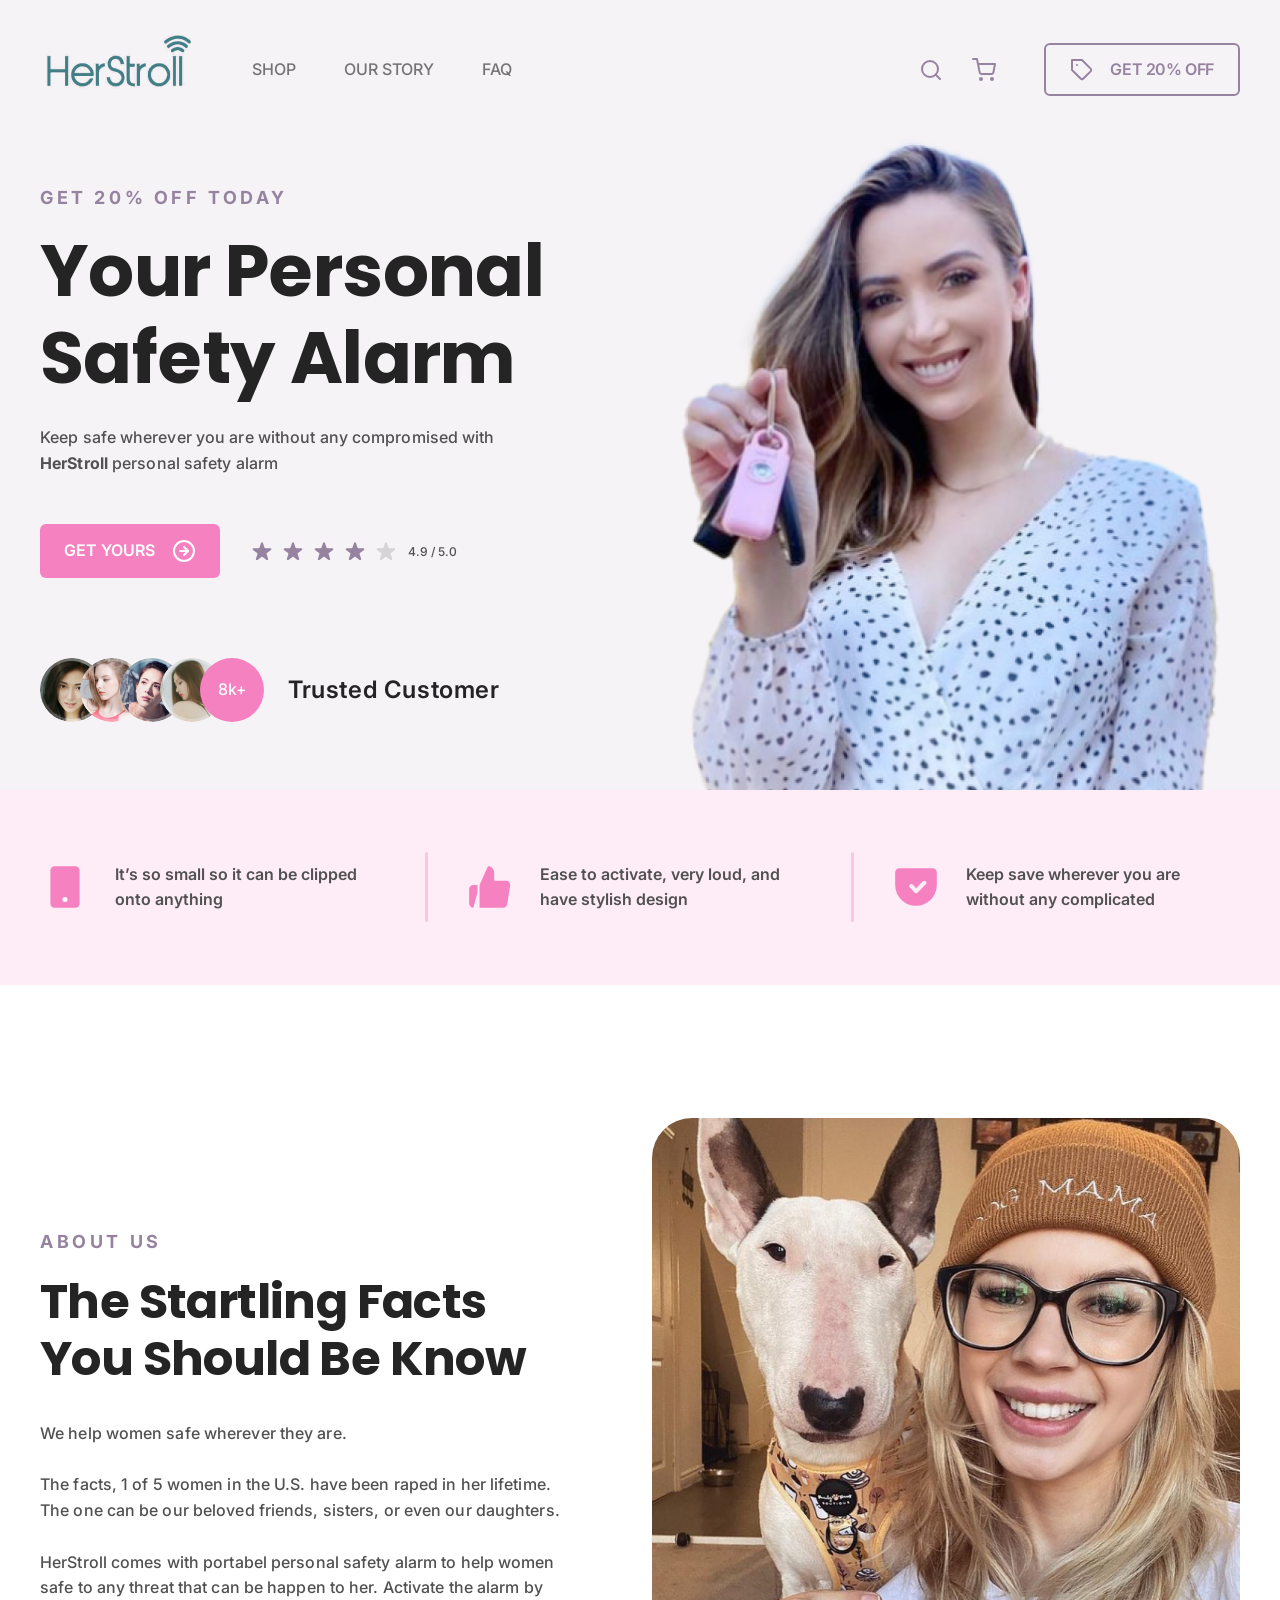
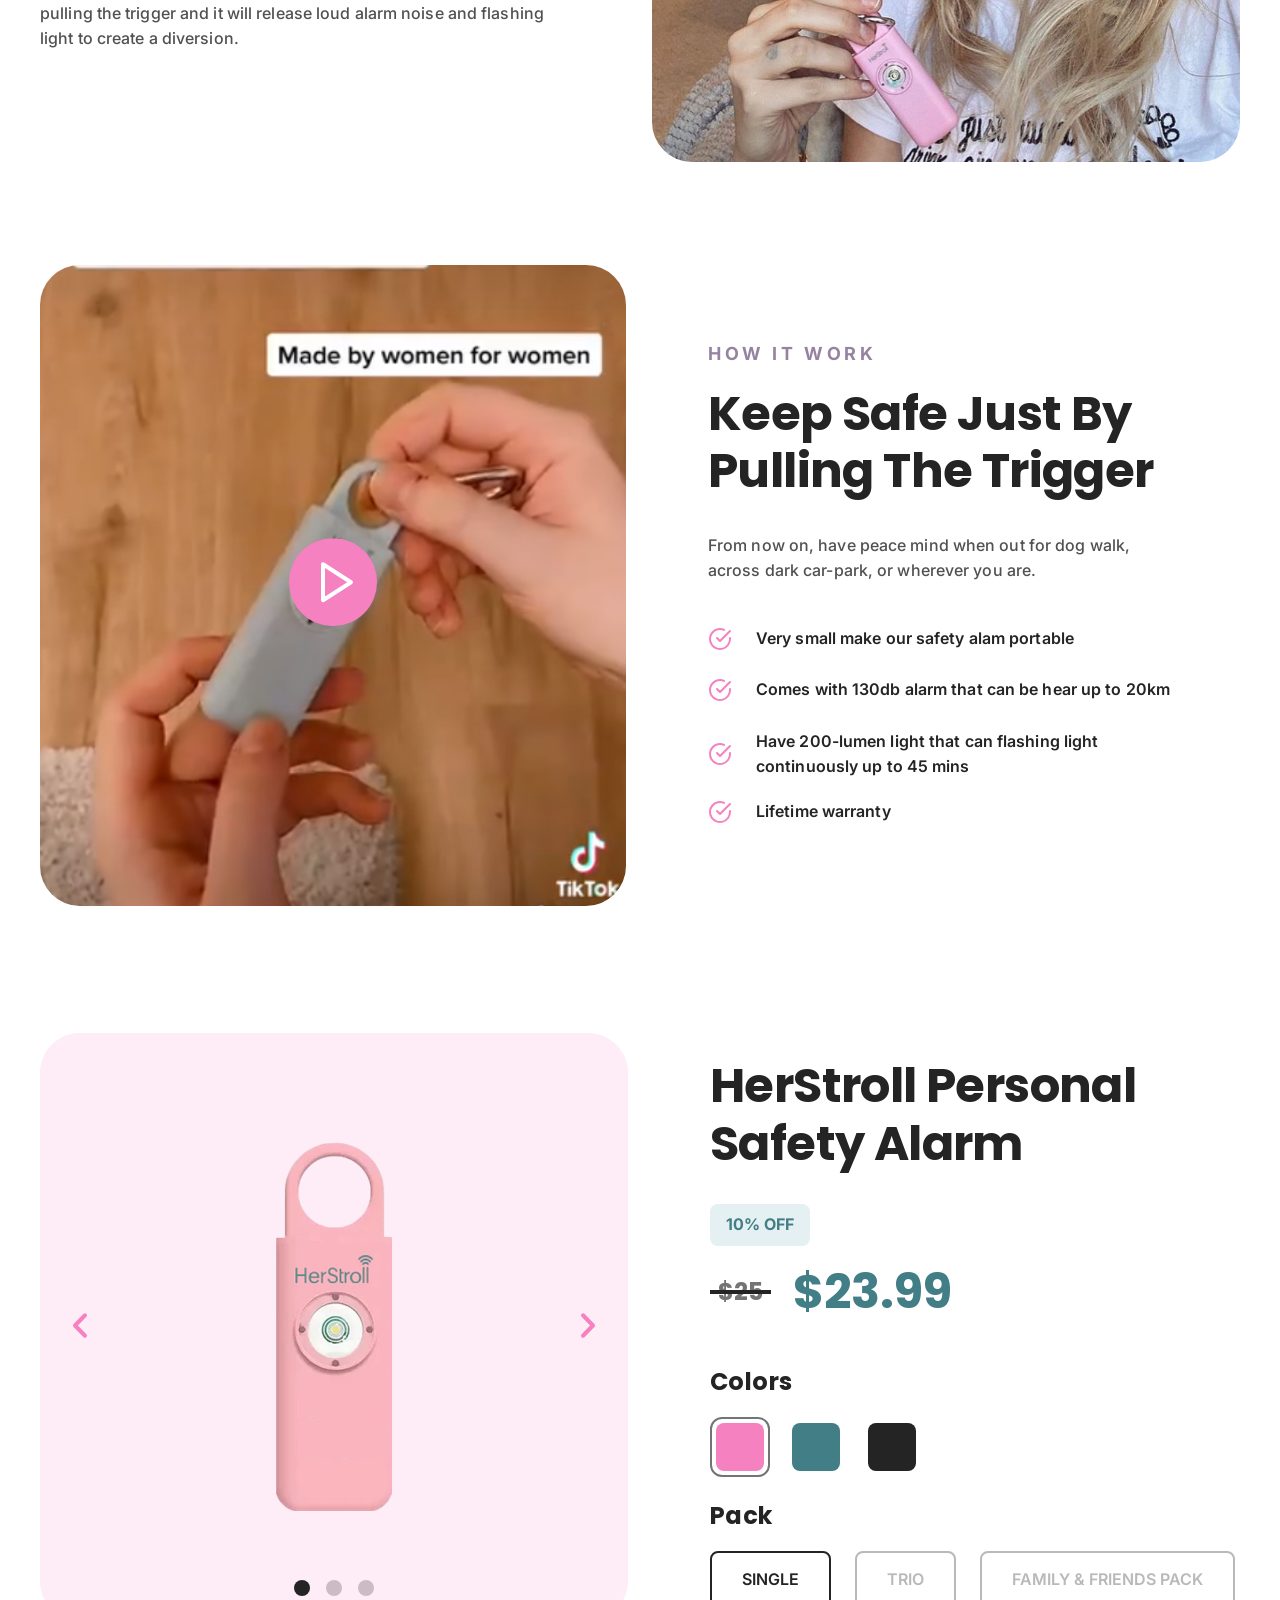
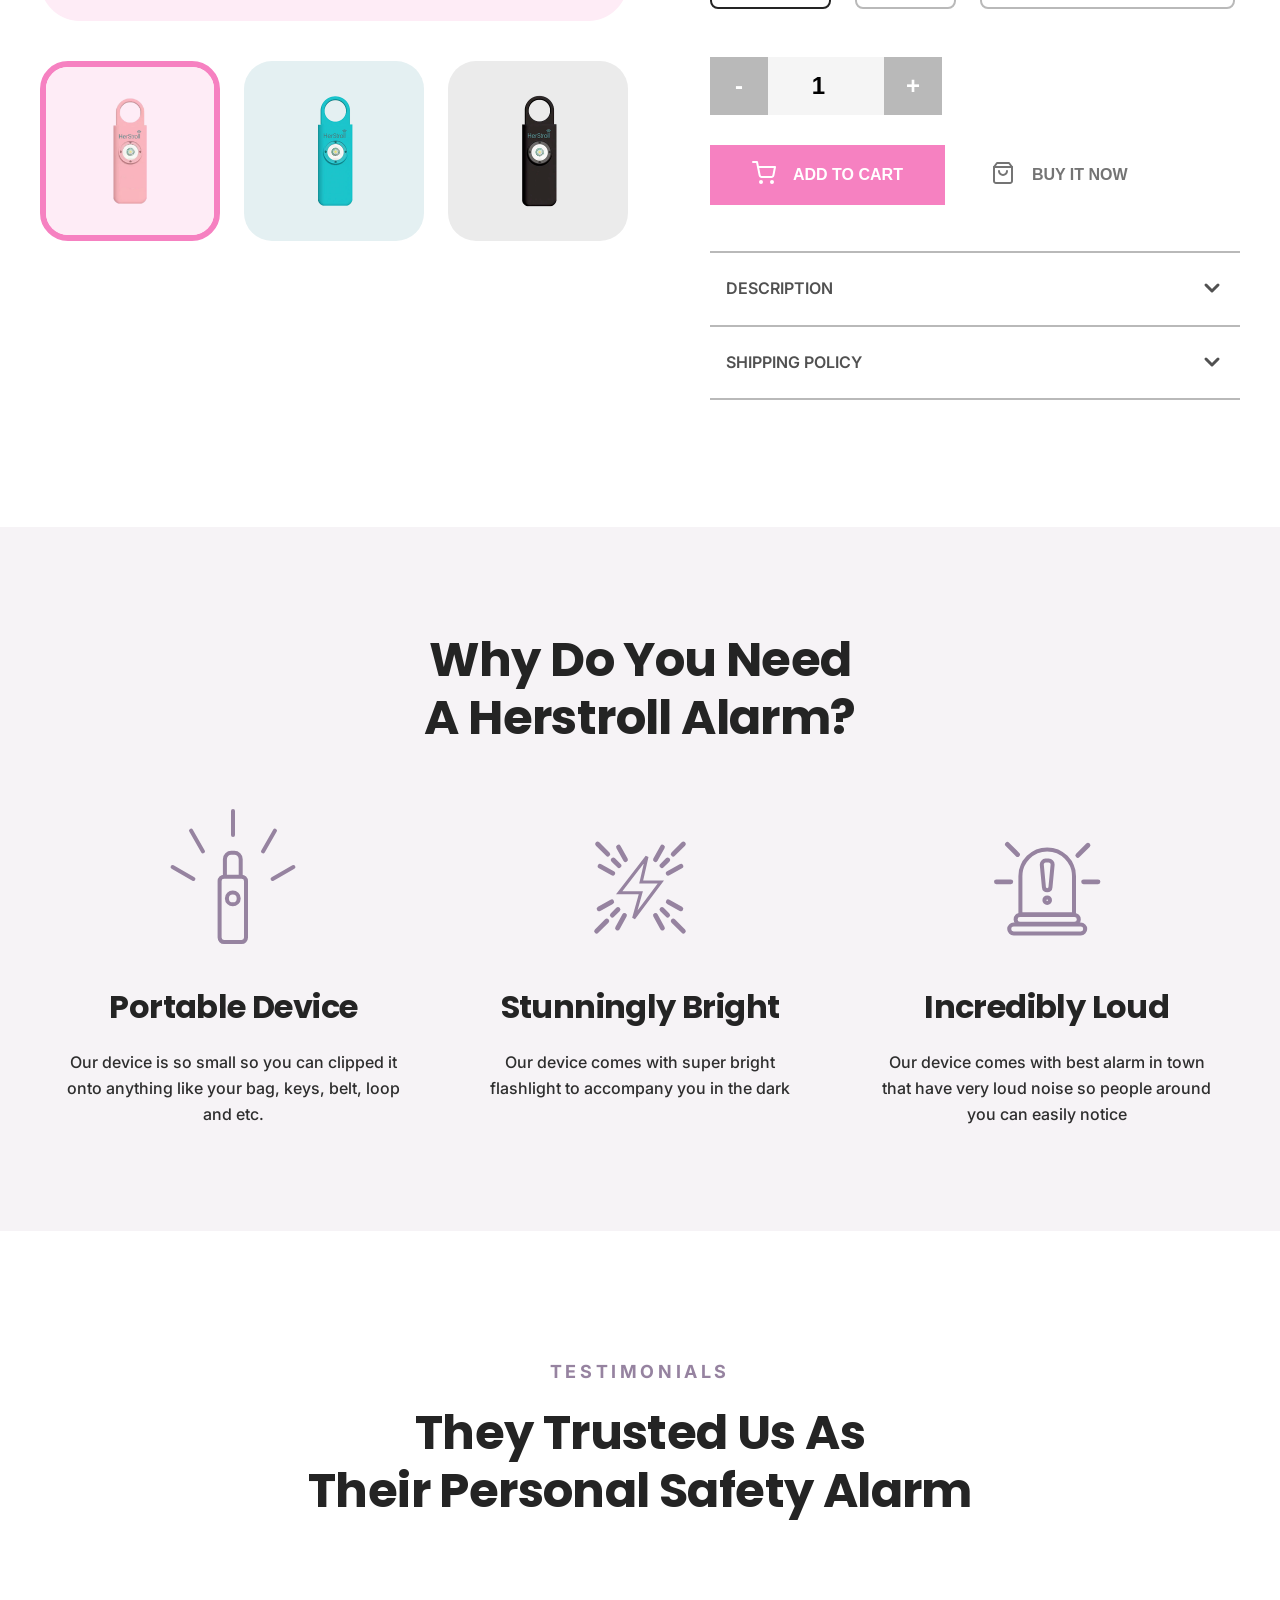
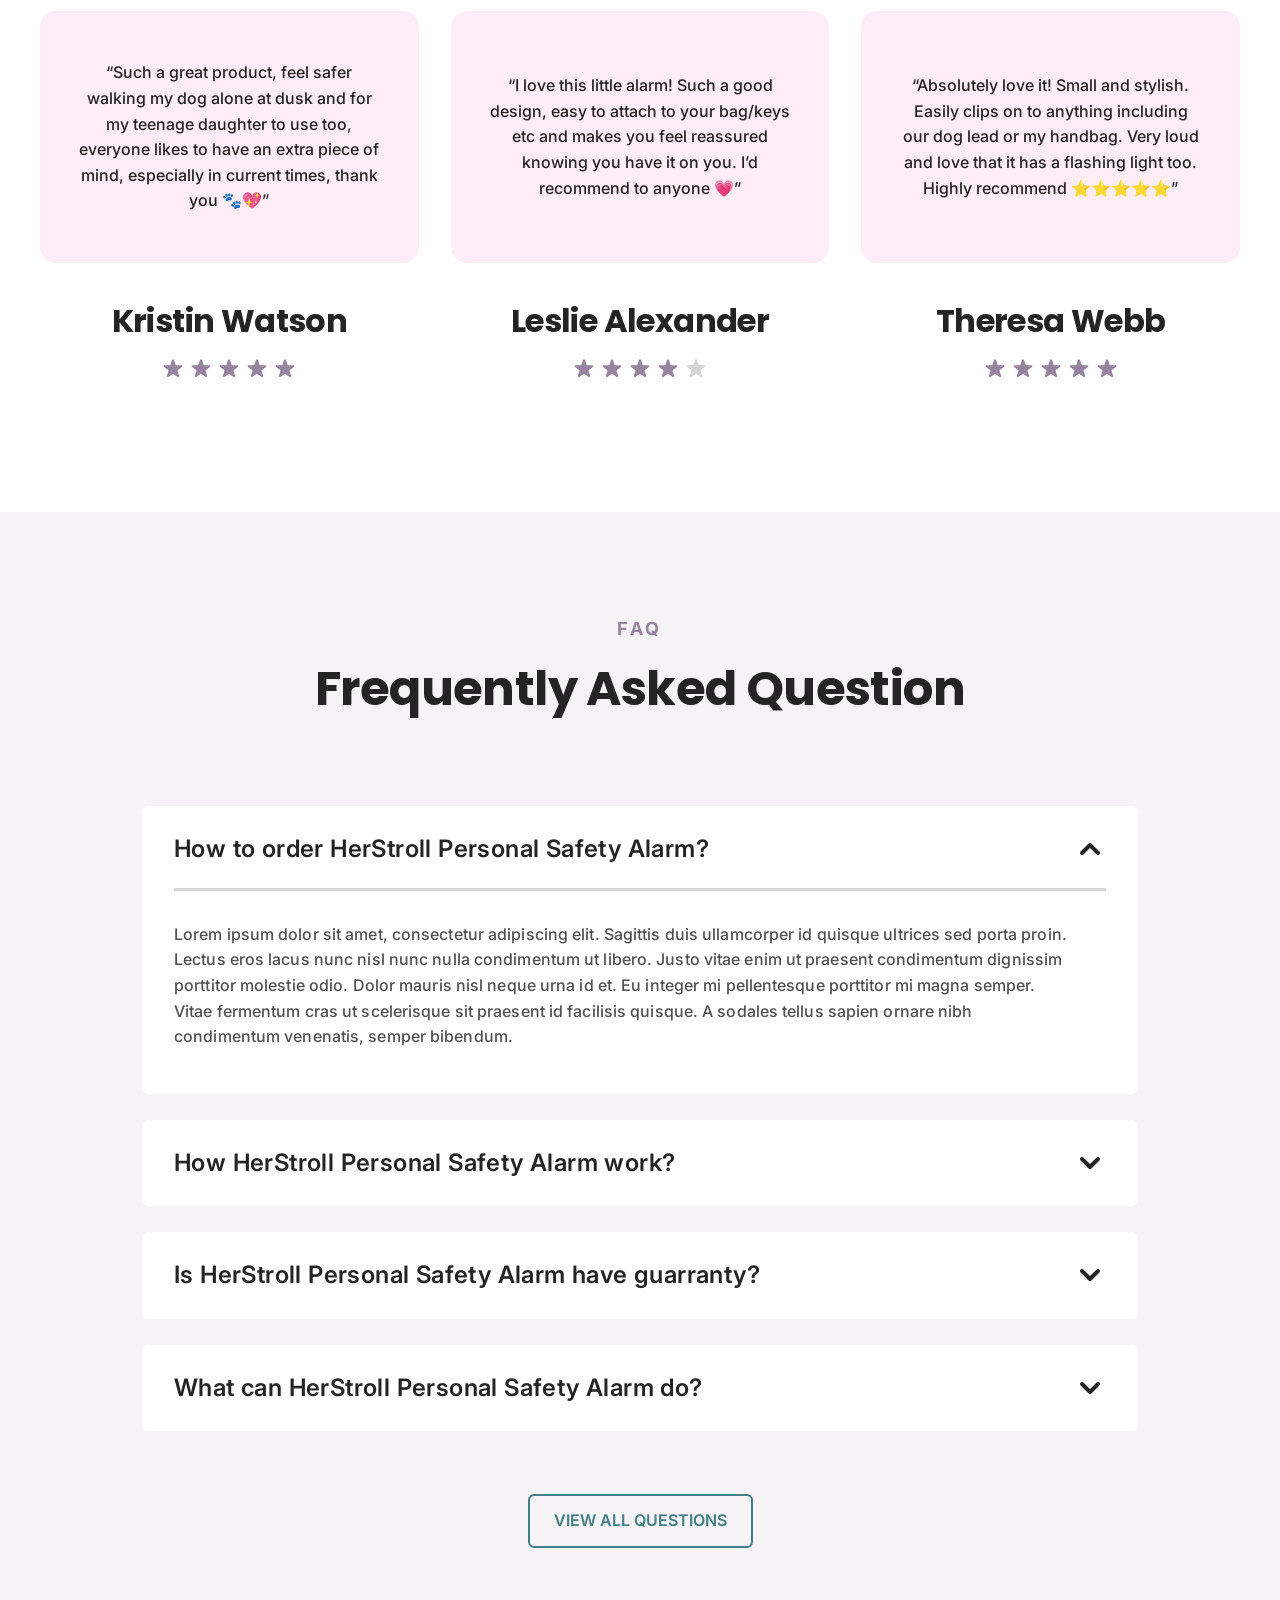
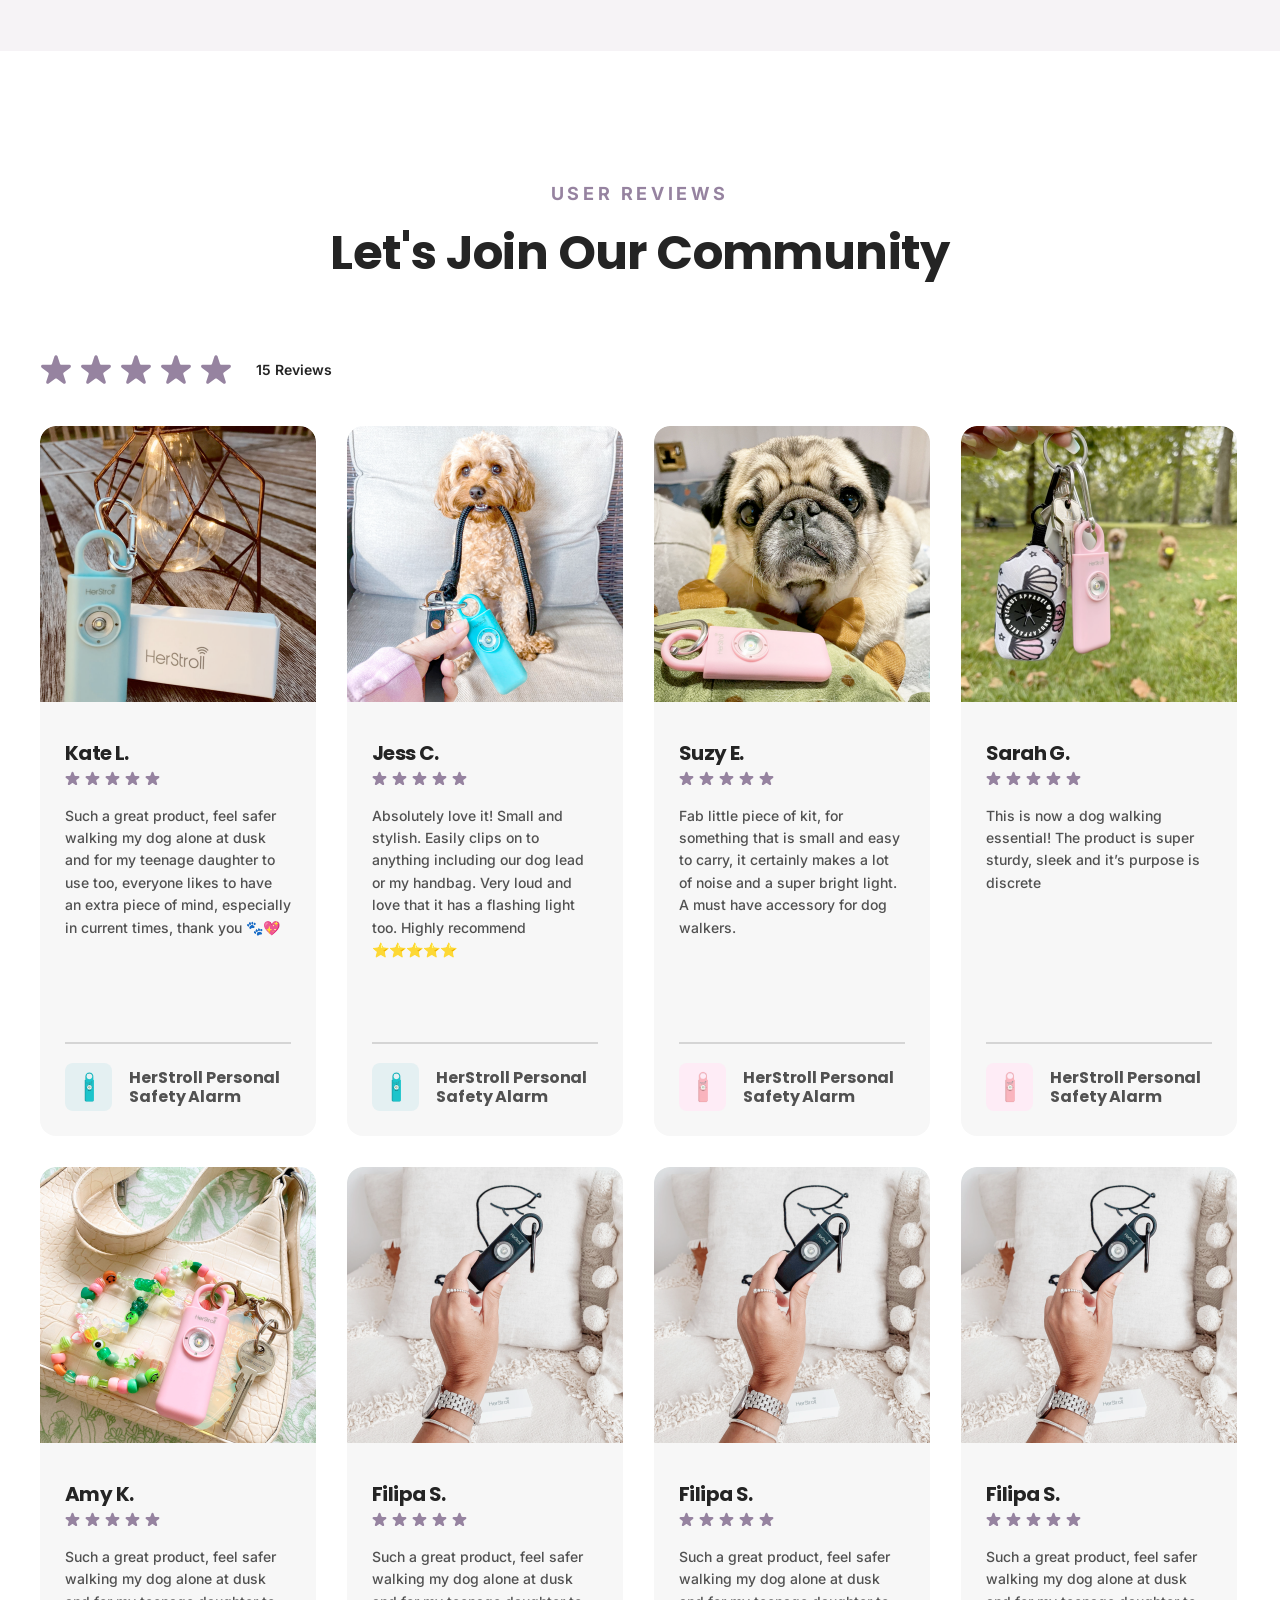
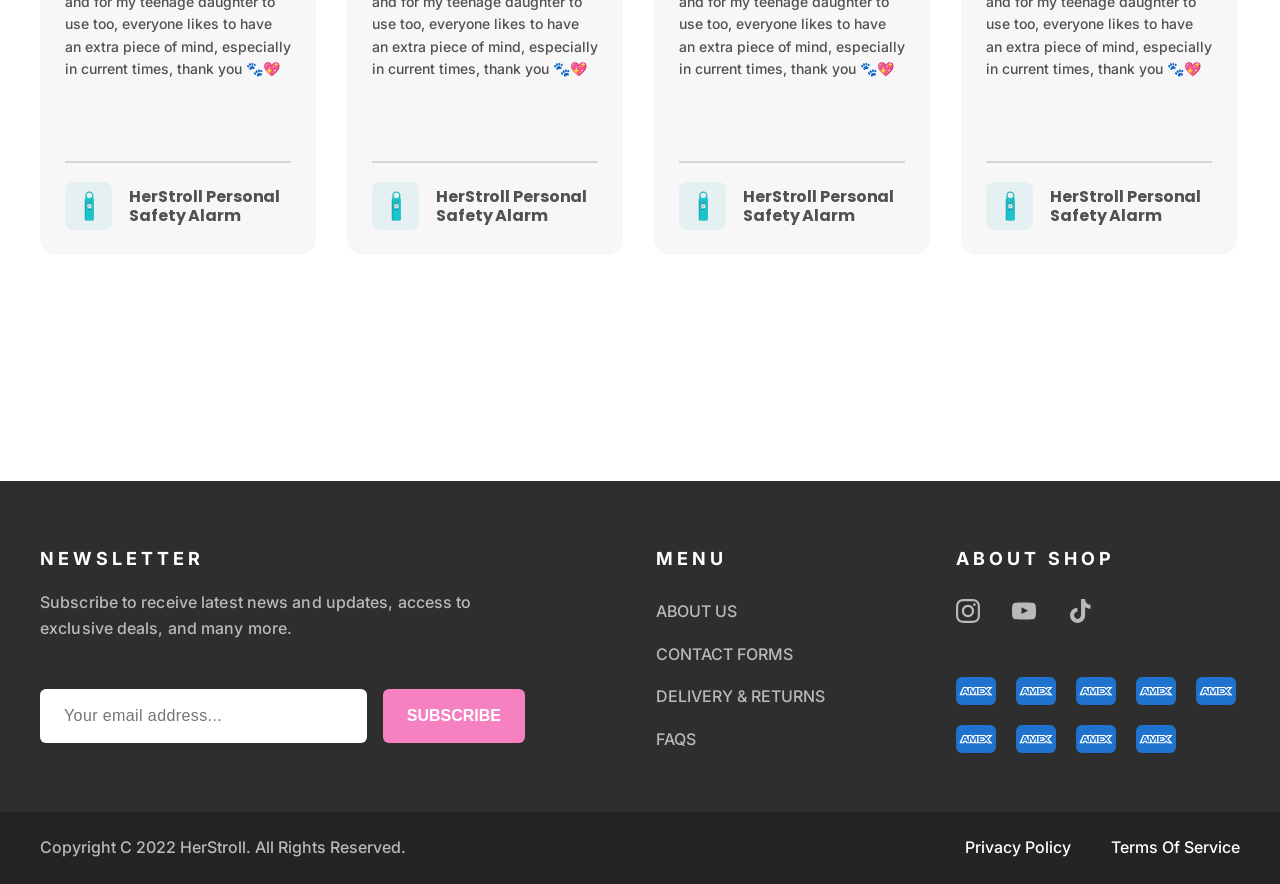
<file: Task6/index.html>
<!DOCTYPE html>
<html lang="en">
<head>
  <meta charset="UTF-8" />
  <meta name="viewport" content="width=device-width, initial-scale=1.0" />
  <title>HerStroll</title>
	<link rel="stylesheet" href="https://cdn.jsdelivr.net/npm/swiper@11/swiper-bundle.min.css" />
  <link rel="stylesheet" href="assets/css/style.css"/>
</head>
<body>
  <header-component class="header">
		<div class="container">
 			<div class="header__inner">
 	   		<div class="header__logo">
					<a href="#">
						<img src="assets/images/logo.png" alt="Logo HerStroll">
					</a>
				</div> <!-- ./header__logo -->
	
	    	<nav class="header__nav">
	    		<ul class="header__nav-links">
						<li><a href="#">Shop</a></li>
				
						<li><a href="#">Our Story</a></li>
		        
						<li><a href="#">FAQ</a></li>
		    	</ul> 
					
					<div class="header__nav-actions">
						<a href="#" class="header__button-promo-mobile button-outlined button-outlined--purple">
							<span>
								<svg width="24" height="24" viewBox="0 0 24 24" fill="none" xmlns="http://www.w3.org/2000/svg">
								<path d="M20.59 13.41L13.42 20.58C13.2343 20.766 13.0137 20.9135 12.7709 21.0141C12.5281 21.1148 12.2678 21.1666 12.005 21.1666C11.7422 21.1666 11.4819 21.1148 11.2391 21.0141C10.9963 20.9135 10.7757 20.766 10.59 20.58L2 12V2H12L20.59 10.59C20.9625 10.9647 21.1716 11.4716 21.1716 12C21.1716 12.5284 20.9625 13.0353 20.59 13.41V13.41Z" stroke="#9683A0" stroke-width="2" stroke-linecap="round" stroke-linejoin="round"/>
								<path d="M7 7H7.01" stroke="#9683A0" stroke-width="2" stroke-linecap="round" stroke-linejoin="round"/>
								</svg>
							</span> 
					
							<span>GET 20% OFF</span>
						</a>
					</div> <!-- ./header__nav-actions -->
	    	</nav> <!-- ./header__nav -->
	
	    	<div class="header__actions">
	      	<a href="#" class="action-icon">
						<svg width="24" height="24" viewBox="0 0 24 24" fill="none" xmlns="http://www.w3.org/2000/svg">
							<path d="M11 19C15.4183 19 19 15.4183 19 11C19 6.58172 15.4183 3 11 3C6.58172 3 3 6.58172 3 11C3 15.4183 6.58172 19 11 19Z" stroke="#9683A0" stroke-width="2" stroke-linecap="round" stroke-linejoin="round"/>
							<path d="M21.0004 21L16.6504 16.65" stroke="#9683A0" stroke-width="2" stroke-linecap="round" stroke-linejoin="round"/>
						</svg>
					</a>
	
	      	<a href="#" class="action-icon">
						<svg width="24" height="24" viewBox="0 0 24 24" fill="none" xmlns="http://www.w3.org/2000/svg">
							<path d="M9 22C9.55228 22 10 21.5523 10 21C10 20.4477 9.55228 20 9 20C8.44772 20 8 20.4477 8 21C8 21.5523 8.44772 22 9 22Z" stroke="#9683A0" stroke-width="2" stroke-linecap="round" stroke-linejoin="round"/>
							<path d="M20 22C20.5523 22 21 21.5523 21 21C21 20.4477 20.5523 20 20 20C19.4477 20 19 20.4477 19 21C19 21.5523 19.4477 22 20 22Z" stroke="#9683A0" stroke-width="2" stroke-linecap="round" stroke-linejoin="round"/>
							<path d="M1 1H5L7.68 14.39C7.77144 14.8504 8.02191 15.264 8.38755 15.5583C8.75318 15.8526 9.2107 16.009 9.68 16H19.4C19.8693 16.009 20.3268 15.8526 20.6925 15.5583C21.0581 15.264 21.3086 14.8504 21.4 14.39L23 6H6" stroke="#9683A0" stroke-width="2" stroke-linecap="round" stroke-linejoin="round"/>
						</svg>
					</a>
	
					<a href="#" class="header__button-promo button-outlined button-outlined--purple">
						<span>
							<svg width="24" height="24" viewBox="0 0 24 24" fill="none" xmlns="http://www.w3.org/2000/svg">
							<path d="M20.59 13.41L13.42 20.58C13.2343 20.766 13.0137 20.9135 12.7709 21.0141C12.5281 21.1148 12.2678 21.1666 12.005 21.1666C11.7422 21.1666 11.4819 21.1148 11.2391 21.0141C10.9963 20.9135 10.7757 20.766 10.59 20.58L2 12V2H12L20.59 10.59C20.9625 10.9647 21.1716 11.4716 21.1716 12C21.1716 12.5284 20.9625 13.0353 20.59 13.41V13.41Z" stroke="#9683A0" stroke-width="2" stroke-linecap="round" stroke-linejoin="round"/>
							<path d="M7 7H7.01" stroke="#9683A0" stroke-width="2" stroke-linecap="round" stroke-linejoin="round"/>
							</svg>
						</span> 
				
						<span>GET 20% OFF</span>
					</a>

					<a href="#" class="header__menu-btn" data-menu-toggle>
						<svg class="header__open-icon" width="40" height="40" viewBox="0 0 40 40" fill="none" xmlns="http://www.w3.org/2000/svg">
							<rect x="1" y="1" width="38" height="38" rx="7" stroke="#9683A0" stroke-width="2"/>
							<path d="M11 20H29" stroke="#9683A0" stroke-width="2" stroke-linecap="round" stroke-linejoin="round"/>
							<path d="M11 14H29" stroke="#9683A0" stroke-width="2" stroke-linecap="round" stroke-linejoin="round"/>
							<path d="M11 26H29" stroke="#9683A0" stroke-width="2" stroke-linecap="round" stroke-linejoin="round"/>
						</svg>

						<svg class="header__close-icon" width="40" height="40" viewBox="0 0 40 40" fill="none" xmlns="http://www.w3.org/2000/svg">
							<rect x="1" y="1" width="38" height="38" rx="7" stroke="white" stroke-width="2"/>
							<path d="M27 13L13 27" stroke="white" stroke-width="2" stroke-linecap="round" stroke-linejoin="round"/>
							<path d="M13 13L27 27" stroke="white" stroke-width="2" stroke-linecap="round" stroke-linejoin="round"/>
						</svg>
					</a>
	    	</div> <!-- ./header__actions -->
 			</div> <!-- ./header__inner -->
		</div> <!-- container -->
  </header-component> <!-- ./header -->

	<main>
		<section class="hero">
	   <div class="container">
	   	 <div class="hero__inner">
		    <div class="hero__content">
			    <small class="caption">Get 20% off today</small>
			
			    <h1 class="hero__title">Your personal safety alarm</h1>
			
			    <div class="hero__entry">
			      <p>Keep safe wherever you are without any compromised with <strong>HerStroll</strong> personal safety alarm</p>
			    </div> <!-- .hero__entry -->
			
			    <div class="hero__actions-rating">
			      <div class="hero__actions">
				      <a href="#" class="button-solid">Get Yours 
	
								<span>
									<svg width="24" height="24" viewBox="0 0 24 24" fill="none" xmlns="http://www.w3.org/2000/svg">
										<path d="M12 22C17.5228 22 22 17.5228 22 12C22 6.47715 17.5228 2 12 2C6.47715 2 2 6.47715 2 12C2 17.5228 6.47715 22 12 22Z" stroke="white" stroke-width="2" stroke-linecap="round" stroke-linejoin="round"/>
										<path d="M12 16L16 12L12 8" stroke="white" stroke-width="2" stroke-linecap="round" stroke-linejoin="round"/>
										<path d="M8 12H16" stroke="white" stroke-width="2" stroke-linecap="round" stroke-linejoin="round"/>
									</svg>
								</span>
							</a>
				    </div> <!-- .hero__actions -->
				
						<div class="hero__rating">
							<ul class="hero__rating-stars">
								<li>
									<svg width="20" height="19" viewBox="0 0 20 19" fill="none" xmlns="http://www.w3.org/2000/svg">
										<path d="M9.04894 0.927052C9.3483 0.00574112 10.6517 0.00573993 10.9511 0.927051L12.4697 5.60081C12.6035 6.01284 12.9875 6.2918 13.4207 6.2918H18.335C19.3037 6.2918 19.7065 7.53141 18.9228 8.10081L14.947 10.9894C14.5966 11.244 14.4499 11.6954 14.5838 12.1074L16.1024 16.7812C16.4017 17.7025 15.3472 18.4686 14.5635 17.8992L10.5878 15.0106C10.2373 14.756 9.7627 14.756 9.41221 15.0106L5.43648 17.8992C4.65276 18.4686 3.59828 17.7025 3.89763 16.7812L5.41623 12.1074C5.55011 11.6954 5.40345 11.244 5.05296 10.9894L1.07722 8.10081C0.293507 7.53141 0.696283 6.2918 1.66501 6.2918H6.57929C7.01252 6.2918 7.39647 6.01284 7.53035 5.60081L9.04894 0.927052Z" fill="#9683A0"/>
									</svg>
								</li>
		
								<li>
									<svg width="20" height="19" viewBox="0 0 20 19" fill="none" xmlns="http://www.w3.org/2000/svg">
										<path d="M9.04894 0.927052C9.3483 0.00574112 10.6517 0.00573993 10.9511 0.927051L12.4697 5.60081C12.6035 6.01284 12.9875 6.2918 13.4207 6.2918H18.335C19.3037 6.2918 19.7065 7.53141 18.9228 8.10081L14.947 10.9894C14.5966 11.244 14.4499 11.6954 14.5838 12.1074L16.1024 16.7812C16.4017 17.7025 15.3472 18.4686 14.5635 17.8992L10.5878 15.0106C10.2373 14.756 9.7627 14.756 9.41221 15.0106L5.43648 17.8992C4.65276 18.4686 3.59828 17.7025 3.89763 16.7812L5.41623 12.1074C5.55011 11.6954 5.40345 11.244 5.05296 10.9894L1.07722 8.10081C0.293507 7.53141 0.696283 6.2918 1.66501 6.2918H6.57929C7.01252 6.2918 7.39647 6.01284 7.53035 5.60081L9.04894 0.927052Z" fill="#9683A0"/>
									</svg>
								</li>
		
								<li>
									<svg width="20" height="19" viewBox="0 0 20 19" fill="none" xmlns="http://www.w3.org/2000/svg">
										<path d="M9.04894 0.927052C9.3483 0.00574112 10.6517 0.00573993 10.9511 0.927051L12.4697 5.60081C12.6035 6.01284 12.9875 6.2918 13.4207 6.2918H18.335C19.3037 6.2918 19.7065 7.53141 18.9228 8.10081L14.947 10.9894C14.5966 11.244 14.4499 11.6954 14.5838 12.1074L16.1024 16.7812C16.4017 17.7025 15.3472 18.4686 14.5635 17.8992L10.5878 15.0106C10.2373 14.756 9.7627 14.756 9.41221 15.0106L5.43648 17.8992C4.65276 18.4686 3.59828 17.7025 3.89763 16.7812L5.41623 12.1074C5.55011 11.6954 5.40345 11.244 5.05296 10.9894L1.07722 8.10081C0.293507 7.53141 0.696283 6.2918 1.66501 6.2918H6.57929C7.01252 6.2918 7.39647 6.01284 7.53035 5.60081L9.04894 0.927052Z" fill="#9683A0"/>
									</svg>
								</li>
		
								<li>
									<svg width="20" height="19" viewBox="0 0 20 19" fill="none" xmlns="http://www.w3.org/2000/svg">
										<path d="M9.04894 0.927052C9.3483 0.00574112 10.6517 0.00573993 10.9511 0.927051L12.4697 5.60081C12.6035 6.01284 12.9875 6.2918 13.4207 6.2918H18.335C19.3037 6.2918 19.7065 7.53141 18.9228 8.10081L14.947 10.9894C14.5966 11.244 14.4499 11.6954 14.5838 12.1074L16.1024 16.7812C16.4017 17.7025 15.3472 18.4686 14.5635 17.8992L10.5878 15.0106C10.2373 14.756 9.7627 14.756 9.41221 15.0106L5.43648 17.8992C4.65276 18.4686 3.59828 17.7025 3.89763 16.7812L5.41623 12.1074C5.55011 11.6954 5.40345 11.244 5.05296 10.9894L1.07722 8.10081C0.293507 7.53141 0.696283 6.2918 1.66501 6.2918H6.57929C7.01252 6.2918 7.39647 6.01284 7.53035 5.60081L9.04894 0.927052Z" fill="#9683A0"/>
									</svg>
								</li>
		
								<li>
									<svg width="20" height="19" viewBox="0 0 20 19" fill="none" xmlns="http://www.w3.org/2000/svg">
										<path d="M9.04894 0.927052C9.3483 0.00574112 10.6517 0.00573993 10.9511 0.927051L12.4697 5.60081C12.6035 6.01284 12.9875 6.2918 13.4207 6.2918H18.335C19.3037 6.2918 19.7065 7.53141 18.9228 8.10081L14.947 10.9894C14.5966 11.244 14.4499 11.6954 14.5838 12.1074L16.1024 16.7812C16.4017 17.7025 15.3472 18.4686 14.5635 17.8992L10.5878 15.0106C10.2373 14.756 9.7627 14.756 9.41221 15.0106L5.43648 17.8992C4.65276 18.4686 3.59828 17.7025 3.89763 16.7812L5.41623 12.1074C5.55011 11.6954 5.40345 11.244 5.05296 10.9894L1.07722 8.10081C0.293507 7.53141 0.696283 6.2918 1.66501 6.2918H6.57929C7.01252 6.2918 7.39647 6.01284 7.53035 5.60081L9.04894 0.927052Z" fill="#D5D5D5"/>
									</svg>
								</li>
							</ul>
	
							<span>4.9 / 5.0</span>
						</div> <!-- ./hero__rating -->
			    </div> <!-- ./hero__actions-and-rating -->
		
					<div class="hero__users">
						<ul class="hero__users-list">
							<li><img src="assets/images/profilephotos/profile-1.png"></li>
								
							<li><img src="assets/images/profilephotos/profile-2.png"></li>

							<li><img src="assets/images/profilephotos/profile-3.png"></li>

							<li><img src="assets/images/profilephotos/profile-4.png"></li>

							<li>8k+</li>
						</ul>
		
						<span class="hero__users-label">Trusted Customer</span>
					</div> <!-- ./hero__users -->
			  </div> <!-- ./hero__content -->
			
				<div class="hero__image">
					<img src="assets/images/hero-banner.png" alt="Woman Holding HerStroll Product With Smile">
				</div> <!-- ./hero__image -->
		  </div> <!-- ./hero__inner -->
	   </div> <!-- .container -->

			<div class="hero__foot">
				<div class="container">
					<ul class="hero__features-list">
						<li>
							<span class="hero__features-icon">
								<svg width="48" height="48" viewBox="0 0 48 48" fill="none" xmlns="http://www.w3.org/2000/svg">
									<path d="M34 4H14C11.7909 4 10 5.79086 10 8V40C10 42.2091 11.7909 44 14 44H34C36.2091 44 38 42.2091 38 40V8C38 5.79086 36.2091 4 34 4Z" fill="#F681C1"/>
										<circle cx="23.9996" cy="36" r="2.4" fill="white"/>
								</svg>
							</span>
		
							<span>It’s so small so it can be clipped onto anything</span>
						</li>

						<li>
							<span class="hero__features-icon">
								<svg width="48" height="48" viewBox="0 0 48 48" fill="none" xmlns="http://www.w3.org/2000/svg">
									<path d="M12 29.333L8 44C6.93913 44 5.92202 43.5783 5.17188 42.8281C4.42173 42.078 4 41.0609 4 40V26C4 24.9391 4.42173 23.922 5.17188 23.1719C5.92202 22.4217 6.93913 22 8 22H12V29.333ZM22 4C23.5913 4 25.117 4.63259 26.2422 5.75781C27.3674 6.88303 28 8.4087 28 10V18H39.3203C39.9 17.9935 40.474 18.1132 41.0029 18.3506C41.5319 18.588 42.0033 18.9374 42.3838 19.375C42.7643 19.8126 43.0454 20.3279 43.207 20.8848C43.3686 21.4414 43.4072 22.0266 43.3203 22.5996L40.5596 40.5996C40.4149 41.5533 39.9311 42.4231 39.1963 43.0479C38.4612 43.6726 37.5242 44.0109 36.5596 44H14V22L22 4Z" fill="#F681C1"/>
								</svg>
							</span>
			
							<span>Ease to activate, very loud, and have stylish design</span>
						</li>
							
						<li>
							<span class="hero__features-icon">
								<svg width="48" height="48" viewBox="0 0 48 48" fill="none" xmlns="http://www.w3.org/2000/svg">
									<path d="M40 6C41.0609 6 42.078 6.42173 42.8281 7.17188C43.5783 7.92202 44 8.93913 44 10V22C44 27.3043 41.8933 32.3918 38.1426 36.1426C34.3918 39.8933 29.3043 42 24 42C21.3737 42 18.7731 41.4826 16.3467 40.4775C13.9202 39.4724 11.7146 37.9998 9.85742 36.1426C6.10669 32.3918 4 27.3043 4 22V10C4 8.93913 4.42173 7.92202 5.17188 7.17188C5.92202 6.42173 6.93913 6 8 6H40ZM33.4141 18.5859C32.633 17.8049 31.367 17.8049 30.5859 18.5859L24.0762 25.0947L20.9863 21.6621L20.8418 21.5166C20.091 20.8358 18.9317 20.821 18.1621 21.5137C17.3412 22.2526 17.2748 23.5169 18.0137 24.3379L22.5137 29.3379C22.8807 29.7456 23.3989 29.9846 23.9473 29.999C24.4958 30.0134 25.0261 29.802 25.4141 29.4141L33.4141 21.4141C34.1951 20.633 34.1951 19.367 33.4141 18.5859Z" fill="#F681C1"/>
								</svg>
							</span>
		
							<span>Keep save wherever you are without any complicated</span>
						</li>
					</ul>
				</div> <!-- ./container -->
			</div> <!-- ./hero__foot -->
		</section> <!-- ./hero -->

		<section class="section-about">
	   	<div class="container">
	   		<div class="section__inner">
	   	 		<div class="section__content">
			    	<small class="caption">About Us</small>
				
				    <h2 class="section__title">The Startling Facts You Should be know</h2>
				
				    <div class="section__entry">
				      <p>We help women safe wherever they are.</p>

							<p>The facts, 1 of 5 women in the U.S. have been raped in her lifetime. The one can be our beloved friends, sisters, or even our daughters.</p>

							<p>HerStroll comes with portabel personal safety alarm to help women safe to any threat that can be happen to her. 
								Activate the alarm by pulling the trigger and it will release loud alarm noise and flashing light to create a diversion. </p>
				    </div> <!-- ./section__entry -->
			    </div> <!-- ./section__content -->
			
					<div class="section__image">
						<img src="assets/images/about-image.png" alt="Woman with a dog holding HerStroll" loading="lazy">
					</div> <!-- ./section__image -->
	   	 </div> <!-- ./section__inner -->
	   	</div> <!-- ./container -->
		</section> <!-- ./section-about -->
	
		<section class="section-about section-about--swap">
	  	<div class="container">
	    	<div class="section__inner section__inner--swap">
	    		<div class="section__content">
			    	<small class="caption">How It Work</small>
						
				    <h2 class="section__title">Keep Safe Just by pulling the trigger</h2>
				
				    <div class="section__entry">
				      <p>From now on, have peace mind when out for dog walk, across dark car-park, or wherever you are.</p>
				    </div>
			
						<ul class="section__check-list">
							<li>
								<span>
									<svg width="24" height="24" viewBox="0 0 24 24" fill="none" xmlns="http://www.w3.org/2000/svg">
										<path d="M22 11.0801V12.0001C21.9988 14.1565 21.3005 16.2548 20.0093 17.9819C18.7182 19.7091 16.9033 20.9726 14.8354 21.584C12.7674 22.1954 10.5573 22.122 8.53447 21.3747C6.51168 20.6274 4.78465 19.2462 3.61096 17.4372C2.43727 15.6281 1.87979 13.4882 2.02168 11.3364C2.16356 9.18467 2.99721 7.13643 4.39828 5.49718C5.79935 3.85793 7.69279 2.71549 9.79619 2.24025C11.8996 1.76502 14.1003 1.98245 16.07 2.86011" stroke="#F681C1" stroke-width="2" stroke-linecap="round" stroke-linejoin="round"/>
										<path d="M22 4L12 14.01L9 11.01" stroke="#F681C1" stroke-width="2" stroke-linecap="round" stroke-linejoin="round"/>
									</svg>
								</span>
								Very small make our safety alam portable
							</li>
	
							<li>
								<span>
									<svg width="24" height="24" viewBox="0 0 24 24" fill="none" xmlns="http://www.w3.org/2000/svg">
										<path d="M22 11.0801V12.0001C21.9988 14.1565 21.3005 16.2548 20.0093 17.9819C18.7182 19.7091 16.9033 20.9726 14.8354 21.584C12.7674 22.1954 10.5573 22.122 8.53447 21.3747C6.51168 20.6274 4.78465 19.2462 3.61096 17.4372C2.43727 15.6281 1.87979 13.4882 2.02168 11.3364C2.16356 9.18467 2.99721 7.13643 4.39828 5.49718C5.79935 3.85793 7.69279 2.71549 9.79619 2.24025C11.8996 1.76502 14.1003 1.98245 16.07 2.86011" stroke="#F681C1" stroke-width="2" stroke-linecap="round" stroke-linejoin="round"/>
										<path d="M22 4L12 14.01L9 11.01" stroke="#F681C1" stroke-width="2" stroke-linecap="round" stroke-linejoin="round"/>
									</svg>
								</span>
								Comes with 130db alarm that can be hear up to 20km
							</li>
	
							<li>
								<span>
									<svg width="24" height="24" viewBox="0 0 24 24" fill="none" xmlns="http://www.w3.org/2000/svg">
										<path d="M22 11.0801V12.0001C21.9988 14.1565 21.3005 16.2548 20.0093 17.9819C18.7182 19.7091 16.9033 20.9726 14.8354 21.584C12.7674 22.1954 10.5573 22.122 8.53447 21.3747C6.51168 20.6274 4.78465 19.2462 3.61096 17.4372C2.43727 15.6281 1.87979 13.4882 2.02168 11.3364C2.16356 9.18467 2.99721 7.13643 4.39828 5.49718C5.79935 3.85793 7.69279 2.71549 9.79619 2.24025C11.8996 1.76502 14.1003 1.98245 16.07 2.86011" stroke="#F681C1" stroke-width="2" stroke-linecap="round" stroke-linejoin="round"/>
										<path d="M22 4L12 14.01L9 11.01" stroke="#F681C1" stroke-width="2" stroke-linecap="round" stroke-linejoin="round"/>
									</svg>
								</span>
								Have 200-lumen light that can flashing light continuously up to 45 mins
							</li>
						
							<li>
								<span>
									<svg width="24" height="24" viewBox="0 0 24 24" fill="none" xmlns="http://www.w3.org/2000/svg">
										<path d="M22 11.0801V12.0001C21.9988 14.1565 21.3005 16.2548 20.0093 17.9819C18.7182 19.7091 16.9033 20.9726 14.8354 21.584C12.7674 22.1954 10.5573 22.122 8.53447 21.3747C6.51168 20.6274 4.78465 19.2462 3.61096 17.4372C2.43727 15.6281 1.87979 13.4882 2.02168 11.3364C2.16356 9.18467 2.99721 7.13643 4.39828 5.49718C5.79935 3.85793 7.69279 2.71549 9.79619 2.24025C11.8996 1.76502 14.1003 1.98245 16.07 2.86011" stroke="#F681C1" stroke-width="2" stroke-linecap="round" stroke-linejoin="round"/>
										<path d="M22 4L12 14.01L9 11.01" stroke="#F681C1" stroke-width="2" stroke-linecap="round" stroke-linejoin="round"/>
									</svg>
								</span>
								Lifetime warranty
							</li>
						</ul>
			    </div> <!-- ./section__content -->
			
					<video-section class="section__video">
						<video data-video poster="assets/video/video-img.png" playsinline preload="none">
							<source src="assets/video/video-example.mp4" type="video/mp4">
						</video>

						<div class="section__video-actions">
							<button>
								<svg class="section__arrow-icon" width="88" height="88" viewBox="0 0 88 88" fill="none" xmlns="http://www.w3.org/2000/svg">
									<rect width="88" height="88" rx="44" fill="#F681C1"/>
									<path d="M34 26L62 44L34 62V26Z" stroke="white" stroke-width="4" stroke-linecap="round" stroke-linejoin="round"/>
								</svg>
							</button>
						</div> <!-- ./section__video-actions -->
					</video-section> <!-- ./video-section -->
	    	</div> <!-- ./section__inner section__inner--swap -->
	    </div> <!-- ./container -->
		</section> <!-- ./section-about -->
	
		<swiper-products class="section-products">
	    <div class="container">
	    	<div class="section__inner">
					<h2 class="section__title section__title--mobile">HerStroll personal safety alarm</h2>

					<div class="section__swiper-wrapper">
						<div data-main class="swiper swiper--main">
							<div class="swiper-wrapper">
								<div class="swiper-slide" data-color="pink">
									<div class="section__image">
										<img src="assets/images/product/product-1.png" loading="lazy" alt="Pink HerStroll">
									</div> <!-- ./section__image -->
								</div> <!-- ./swiper-slide -->
				
								<div class="swiper-slide" data-color="green">
									<div class="section__image">
										<img src="assets/images/product/product-2.png" loading="lazy" alt="Green HerStroll">
									</div> <!-- ./section__image -->
								</div> <!-- ./swiper-slide -->
				
								<div class="swiper-slide" data-color="black">
									<div class="section__image">
										<img src="assets/images/product/product-3.png" loading="lazy" alt="Black HerStroll">
									</div> <!-- ./section__image -->
								</div> <!-- ./swiper-slide -->
							</div> <!-- ./swiper-wrapper -->
				
							<div class="swiper-arrows">
				    		<button data-arrow-prev class="swiper-arrow-prev" prev aria-label="Prev">
									<svg width="40" height="41" viewBox="0 0 40 41" fill="none" xmlns="http://www.w3.org/2000/svg">
										<path d="M25 30.75L15 20.5L25 10.25" stroke="#F681C1" stroke-width="4" stroke-linecap="round" stroke-linejoin="round"/>
									</svg>
				    		</button>
				
				    		<button data-arrow-next class="swiper-arrow-next" next aria-label="Next">
									<svg width="40" height="41" viewBox="0 0 40 41" fill="none" xmlns="http://www.w3.org/2000/svg">
										<path d="M15 30.75L25 20.5L15 10.25" stroke="#F681C1" stroke-width="4" stroke-linecap="round" stroke-linejoin="round"/>
									</svg>
				    		</button>
				  		</div><!-- /.swiper-arrows -->
				
							<div data-pagination class="swiper-pagination"></div> <!-- ./swiper-pagination -->
						</div> <!-- ./swiper swiper--main -->

						<div data-thumbs class="swiper swiper--thumbs">
							<div class="swiper-wrapper">
									<div class="swiper-slide">
										<img src="assets/images/product/product-1.png" loading="lazy" alt="Pink HerStroll">
									</div> <!-- ./swiper-slide -->
				
									<div class="swiper-slide">
										<img src="assets/images/product/product-2.png" loading="lazy" alt="Green HerStroll">
									</div> <!-- ./swiper-slide -->
				
									<div class="swiper-slide">
										<img src="assets/images/product/product-3.png" loading="lazy" alt="Black HerStroll">
								</div> <!-- ./swiper-slide -->
							</div> <!-- ./swiper-wrapper -->
						</div>  <!-- swiper swiper--thumbs -->
					</div> <!-- ./section__swiper-wrapper -->

	    		<div class="section__content">
			    	<h2 class="section__title">HerStroll personal safety alarm</h2>
			
			      <small class="caption caption--green">10% OFF</small>
			
						<div class="section__price">
							<div class="section__price-linethrough">
								<p>$25</p>
							</div> <!-- ./section__price-linethrough -->
			
							<p>$23.99</p>
						</div> <!-- ./section__price -->
			
						<form action="" method="post">
							<div class="colors-selector">
								<h4 class="colors__title">Colors</h4>
		
								<div class="colors__options">
									<input data-color-input type="radio" name="color" value="pink" id="color-pink" hidden checked>
									<label for="color-pink" class="color-button"></label>	
			
									<input data-color-input type="radio" name="color" value="green" id="color-green" hidden>
									<label for="color-green" class="color-button color-button--green"></label>
			
									<input data-color-input type="radio" name="color" value="black" id="color-black" hidden>
									<label for="color-black" class="color-button color-button--black"></label>
								</div> <!-- ./colors__options -->
							</div> <!-- ./colors-selector -->
				
							<div class="packs-selector">
								<h4 class="packs__title">Pack</h4>
		
								<div class="packs__options">
									<input type="radio" name="pack" value="pack-single" id="pack-single" hidden checked>
									<label for="pack-single" class="button-pack packs__button">Single</label>
		
									<input type="radio" name="pack" value="pack-trio" id="pack-trio" hidden>
									<label for="pack-trio" class="button-pack packs__button">Trio</label>
		
									<input type="radio" name="pack" value="pack-family" id="pack-family" hidden>
									<label for="pack-family" class="button-pack packs__button">Family & Friends pack</label>
								</div> <!-- ./packs__options -->
							</div> <!-- ./packs-selector -->
				
							<quantity-selector class="quantity-selector">
								<label for="quantity" class="is-hidden">Quantity</label>
								<input id="quantity" type="number" class="quantity__input" data-input value="1" min="1" max="99">
		
								<div class="quantity__buttons">
									<button type="button" class="quantity__button-minus" data-minus-btn>-</button>
		
									<button type="button" class="quantity__button-plus" data-plus-btn>+</button>
								</div> <!-- ./quantity__buttons -->
							</quantity-selector> <!-- ./quantity-selector -->
	
							<div class="section__actions">
				     		<button type="submit" class="button-solid button-solid--square">
									<span>
										<svg width="24" height="24" viewBox="0 0 24 24" fill="none" xmlns="http://www.w3.org/2000/svg">
											<path d="M9 22C9.55228 22 10 21.5523 10 21C10 20.4477 9.55228 20 9 20C8.44772 20 8 20.4477 8 21C8 21.5523 8.44772 22 9 22Z" stroke="white" stroke-width="2" stroke-linecap="round" stroke-linejoin="round"/>
											<path d="M20 22C20.5523 22 21 21.5523 21 21C21 20.4477 20.5523 20 20 20C19.4477 20 19 20.4477 19 21C19 21.5523 19.4477 22 20 22Z" stroke="white" stroke-width="2" stroke-linecap="round" stroke-linejoin="round"/>
											<path d="M1 1H5L7.68 14.39C7.77144 14.8504 8.02191 15.264 8.38755 15.5583C8.75318 15.8526 9.2107 16.009 9.68 16H19.4C19.8693 16.009 20.3268 15.8526 20.6925 15.5583C21.0581 15.264 21.3086 14.8504 21.4 14.39L23 6H6" stroke="white" stroke-width="2" stroke-linecap="round" stroke-linejoin="round"/>
										</svg>
									</span>
		
									<span>Add to Cart</span>
								</button>
		
				      <button type="submit" class="button-solid button-solid--white">
								<span>
									<svg width="24" height="24" viewBox="0 0 24 24" fill="none" xmlns="http://www.w3.org/2000/svg">
										<path d="M6 2L3 6V20C3 20.5304 3.21071 21.0391 3.58579 21.4142C3.96086 21.7893 4.46957 22 5 22H19C19.5304 22 20.0391 21.7893 20.4142 21.4142C20.7893 21.0391 21 20.5304 21 20V6L18 2H6Z" stroke="#747474" stroke-width="2" stroke-linecap="round" stroke-linejoin="round"/>
										<path d="M3 6H21" stroke="#747474" stroke-width="2" stroke-linecap="round" stroke-linejoin="round"/>
										<path d="M16 10C16 11.0609 15.5786 12.0783 14.8284 12.8284C14.0783 13.5786 13.0609 14 12 14C10.9391 14 9.92172 13.5786 9.17157 12.8284C8.42143 12.0783 8 11.0609 8 10" stroke="#747474" stroke-width="2" stroke-linecap="round" stroke-linejoin="round"/>
									</svg>
								</span>
		
								<span>Buy it now</span>
							</button>
				   	 </div> <!-- ./section__actions -->
						</form>

						<div class="section__dropdowns">
							<dropdown-element class="section__dropdown">
								<p class="section__dropdown-header" data-dropdown-header>
									<span>
										Description
									</span>

									<span class="section__dropdown-arrow" data-dropdown-arrow>
										<svg width="24" height="24" viewBox="0 0 24 24" fill="none" xmlns="http://www.w3.org/2000/svg">
											<path d="M6 9L12 15L18 9" stroke="#515151" stroke-width="3" stroke-linecap="round" stroke-linejoin="round"/>
										</svg>
									</span>
								</p>

								<div class="section__dropdown-wrapper" data-dropdown-wrapper>
									<div class="section__dropdown-entry">
										<p>
											Lorem ipsum dolor sit amet consectetur adipisicing elit. 
											Aut, modi exercitationem eligendi id harum aperiam recusandae nisi dolorem voluptatum. 
										</p>
									</div> <!-- ./section__dropdown-entry -->
								</div> <!-- ./section__dropdown-wrapper -->
							</dropdown-element> <!-- ./dropdown-element -->

							<dropdown-element class="section__dropdown">
								<p class="section__dropdown-header" data-dropdown-header>
									<span>
										Shipping Policy
									</span>

										<span class="section__dropdown-arrow" data-dropdown-arrow>
											<svg width="24" height="24" viewBox="0 0 24 24" fill="none" xmlns="http://www.w3.org/2000/svg">
												<path d="M6 9L12 15L18 9" stroke="#515151" stroke-width="3" stroke-linecap="round" stroke-linejoin="round"/>
											</svg>
										</span>
									</p>

									<div class="section__dropdown-wrapper" data-dropdown-wrapper>
										<div class="section__dropdown-entry">
											<p>
												Lorem ipsum dolor sit amet consectetur adipisicing elit. 
												Aut, modi exercitationem eligendi id harum aperiam recusandae nisi dolorem voluptatum. 
											</p>
										</div> <!-- ./section__dropdown-entry -->
									</div> <!-- ./section__dropdown-wrapper -->
							</dropdown-element> <!-- ./dropdown-element -->
						</div> <!-- ./section__dropdowns -->
			    </div> <!-- ./section__content -->
	    	</div> <!-- ./section__inner -->
	    </div> <!-- ./container -->
		</swiper-products> <!-- ./section-products -->

		<section class="section-features">
	    <div class="container">
	    	<h2 class="section__title">Why do you need <br> a Herstroll alarm?</h2>
		
				<div class="section__inner">
					<div class="section__feature">
						<div class="section__feature-image">
							<svg width="160" height="160" viewBox="0 0 160 160" fill="none" xmlns="http://www.w3.org/2000/svg">
								<rect x="66.6001" y="68.688" width="26.3999" height="65.3118" rx="4.4" stroke="#9683A0" stroke-width="4"/>
								<path d="M87.7039 69.5762V51.2003C87.7039 47.6657 84.8386 44.8003 81.3039 44.8003H78.296C74.7614 44.8003 71.896 47.6657 71.896 51.2003V69.5762" stroke="#9683A0" stroke-width="4"/>
								<circle cx="79.8" cy="90.4001" r="5.90397" stroke="#9683A0" stroke-width="4"/>
								<path d="M80 3V27" stroke="#9683A0" stroke-width="4" stroke-linecap="round"/>
								<path d="M38 22.6074L50 43.392" stroke="#9683A0" stroke-width="4" stroke-linecap="round"/>
								<path d="M19.6074 59L40.392 71" stroke="#9683A0" stroke-width="4" stroke-linecap="round"/>
								<path d="M122 22.6074L110 43.392" stroke="#9683A0" stroke-width="4" stroke-linecap="round"/>
								<path d="M119.607 71L140.392 59" stroke="#9683A0" stroke-width="4" stroke-linecap="round"/>
							</svg>
						</div> <!-- ./section__feature-image -->

						<h3 class="section__feature-title">Portable Device</h3>
		
						<div class="section__feature-entry">
							<p>Our device is so small so you can clipped it onto anything like your bag, keys, belt, loop and etc.</p></div>
					</div> <!-- ./section__feature -->
			
					<div class="section__feature">
						<div class="section__feature-image">
							<svg width="160" height="160" viewBox="0 0 160 160" fill="none" xmlns="http://www.w3.org/2000/svg">
								<path d="M81.6191 72.0684L81.1758 74H100.842L73.6865 110.207L80.2568 86.7412L80.8184 84.7373H59.2119L86.958 48.7695L81.6191 72.0684Z" stroke="#9683A0" stroke-width="3.15789"/>
								<rect x="111.497" y="46.1763" width="16.8" height="2.4" rx="1.2" transform="rotate(-45 111.497 46.1763)" stroke="#9683A0" stroke-width="2.4"/>
								<rect x="93.8315" y="52.125" width="16.8" height="2.4" rx="1.2" transform="rotate(-61 93.8315 52.125)" stroke="#9683A0" stroke-width="2.4"/>
								<rect x="106.631" y="64.7764" width="16.8" height="2.4" rx="1.2" transform="rotate(-29 106.631 64.7764)" stroke="#9683A0" stroke-width="2.4"/>
								<rect x="100.297" y="57.6509" width="10.4" height="2.4" rx="1.2" transform="rotate(-45 100.297 57.6509)" stroke="#9683A0" stroke-width="2.4"/>
								<rect x="-1.69706" width="16.8" height="2.4" rx="1.2" transform="matrix(-0.707107 -0.707107 -0.707107 0.707107 48.2734 44.9763)" stroke="#9683A0" stroke-width="2.4"/>
								<rect x="-1.63132" y="-0.467772" width="16.8" height="2.4" rx="1.2" transform="matrix(-0.48481 -0.87462 -0.87462 0.48481 65.9392 50.925)" stroke="#9683A0" stroke-width="2.4"/>
								<rect x="-1.63132" y="0.467772" width="16.8" height="2.4" rx="1.2" transform="matrix(-0.87462 -0.48481 -0.48481 0.87462 53.1394 63.5764)" stroke="#9683A0" stroke-width="2.4"/>
								<rect x="-1.69706" width="10.4" height="2.4" rx="1.2" transform="matrix(-0.707107 -0.707107 -0.707107 0.707107 59.4735 56.4509)" stroke="#9683A0" stroke-width="2.4"/>
								<rect x="1.69706" width="16.8" height="2.4" rx="1.2" transform="matrix(0.707107 0.707107 0.707107 -0.707107 110.297 111.73)" stroke="#9683A0" stroke-width="2.4"/>
								<rect x="1.63132" y="0.467772" width="16.8" height="2.4" rx="1.2" transform="matrix(0.48481 0.87462 0.87462 -0.48481 92.6315 105.782)" stroke="#9683A0" stroke-width="2.4"/>
								<rect x="1.63132" y="-0.467772" width="16.8" height="2.4" rx="1.2" transform="matrix(0.87462 0.48481 0.48481 -0.87462 105.431 93.1306)" stroke="#9683A0" stroke-width="2.4"/>
								<rect x="1.69706" width="10.4" height="2.4" rx="1.2" transform="matrix(0.707107 0.707107 0.707107 -0.707107 99.0972 100.256)" stroke="#9683A0" stroke-width="2.4"/>
								<rect x="48.4734" y="112.93" width="16.8" height="2.4" rx="1.2" transform="rotate(135 48.4734 112.93)" stroke="#9683A0" stroke-width="2.4"/>
								<rect x="66.1392" y="106.982" width="16.8" height="2.4" rx="1.2" transform="rotate(119 66.1392 106.982)" stroke="#9683A0" stroke-width="2.4"/>
								<rect x="53.3394" y="94.3306" width="16.8" height="2.4" rx="1.2" transform="rotate(151 53.3394 94.3306)" stroke="#9683A0" stroke-width="2.4"/>
								<rect x="59.6735" y="101.456" width="10.4" height="2.4" rx="1.2" transform="rotate(135 59.6735 101.456)" stroke="#9683A0" stroke-width="2.4"/>
							</svg>
						</div> <!-- ./section__feature-image -->

						<h3 class="section__feature-title">Stunningly Bright</h3>
		
						<div class="section__feature-entry">
							<p>Our device comes with super bright flashlight to accompany you in the dark</p>
						</div> <!-- ./section__feature-entry -->
					</div> <!-- ./section__feature -->
			
					<div class="section__feature">
						<div class="section__feature-image">
							<svg width="160" height="160" viewBox="0 0 160 160" fill="none" xmlns="http://www.w3.org/2000/svg">
								<rect x="48.6001" y="107" width="63.2" height="8.8" rx="4.4" stroke="#9683A0" stroke-width="4"/>
								<rect x="77.4" y="89.3999" width="5.6" height="5.6" rx="2.8" stroke="#9683A0" stroke-width="4"/>
								<rect x="115.4" y="72.5999" width="16.8" height="2.4" rx="1.2" stroke="#9683A0" stroke-width="2.4"/>
								<rect x="28.2" y="72.5999" width="16.8" height="2.4" rx="1.2" stroke="#9683A0" stroke-width="2.4"/>
								<rect x="40.3942" y="34.6971" width="16.8" height="2.4" rx="1.2" transform="rotate(45 40.3942 34.6971)" stroke="#9683A0" stroke-width="2.4"/>
								<rect x="109.097" y="47.3999" width="16.8" height="2.4" rx="1.2" transform="rotate(-45 109.097 47.3999)" stroke="#9683A0" stroke-width="2.4"/>
								<path d="M78.7988 52.6001H81.6016C83.9604 52.6001 85.8074 54.6308 85.584 56.979L83.4639 79.2319C83.3036 80.9148 81.8906 82.1997 80.2002 82.1997C78.5098 82.1997 77.0968 80.9148 76.9365 79.2319L74.8164 56.979C74.6 54.7042 76.3265 52.7273 78.5791 52.606L78.7988 52.6001Z" stroke="#9683A0" stroke-width="4"/>
								<path d="M80.1998 41.3999C95.001 41.3999 107 53.3986 107 68.1997V106.2H53.4V68.1997C53.4001 53.3986 65.3987 41.4 80.1998 41.3999Z" stroke="#9683A0" stroke-width="4"/>
								<rect x="42.2002" y="116.6" width="76" height="8.8" rx="4.4" stroke="#9683A0" stroke-width="4"/>
							</svg>
						</div> <!-- ./section__feature-image -->

						<h3 class="section__feature-title">Incredibly Loud</h3>
		
						<div class="section__feature-entry">	
							<p>Our device comes with best alarm in town that have very loud noise so people around you can easily notice</p>
						</div> <!-- ./section__feature-entry -->
					</div> <!-- ./section__feature -->
				</div> <!-- ./section__inner -->
	    </div> <!-- ./container -->
		</section> <!-- ./section-features -->
	
		<section class="section-testimonials">
	    <div class="container">
				<small class="caption section__caption">Testimonials</small>

				<small class="caption section__caption--mobile">How It Work</small>

	    	<h2 class="section__title">They trusted us as <br> their personal safety alarm</h2>

	    	<h2 class="section__title section__title--mobile">Keep safe just by <br> pulling the trigger</h2>
		
		    <div class="section__inner">
					<div class="section__testimonial">
						<div class="section__testimonial-entry">
							<p>
								“Such a great product, feel safer walking my dog alone at dusk and for my teenage daughter to use too, everyone likes to have an extra piece of mind, especially in current times,
								thank you 🐾💖”
							</p>
						</div> <!-- ./section__testimonial-entry -->
		
						<h3 class="section__testimonial-author">
							Kristin Watson
						</h3>
						
						<ul class="section__testimonial-rating">
							<li>
								<svg width="20" height="19" viewBox="0 0 20 19" fill="none" xmlns="http://www.w3.org/2000/svg">
									<path d="M9.04894 0.927052C9.3483 0.00574112 10.6517 0.00573993 10.9511 0.927051L12.4697 5.60081C12.6035 6.01284 12.9875 6.2918 13.4207 6.2918H18.335C19.3037 6.2918 19.7065 7.53141 18.9228 8.10081L14.947 10.9894C14.5966 11.244 14.4499 11.6954 14.5838 12.1074L16.1024 16.7812C16.4017 17.7025 15.3472 18.4686 14.5635 17.8992L10.5878 15.0106C10.2373 14.756 9.7627 14.756 9.41221 15.0106L5.43648 17.8992C4.65276 18.4686 3.59828 17.7025 3.89763 16.7812L5.41623 12.1074C5.55011 11.6954 5.40345 11.244 5.05296 10.9894L1.07722 8.10081C0.293507 7.53141 0.696283 6.2918 1.66501 6.2918H6.57929C7.01252 6.2918 7.39647 6.01284 7.53035 5.60081L9.04894 0.927052Z" fill="#9683A0"/>
								</svg>
							</li>

							<li>
								<svg width="20" height="19" viewBox="0 0 20 19" fill="none" xmlns="http://www.w3.org/2000/svg">
									<path d="M9.04894 0.927052C9.3483 0.00574112 10.6517 0.00573993 10.9511 0.927051L12.4697 5.60081C12.6035 6.01284 12.9875 6.2918 13.4207 6.2918H18.335C19.3037 6.2918 19.7065 7.53141 18.9228 8.10081L14.947 10.9894C14.5966 11.244 14.4499 11.6954 14.5838 12.1074L16.1024 16.7812C16.4017 17.7025 15.3472 18.4686 14.5635 17.8992L10.5878 15.0106C10.2373 14.756 9.7627 14.756 9.41221 15.0106L5.43648 17.8992C4.65276 18.4686 3.59828 17.7025 3.89763 16.7812L5.41623 12.1074C5.55011 11.6954 5.40345 11.244 5.05296 10.9894L1.07722 8.10081C0.293507 7.53141 0.696283 6.2918 1.66501 6.2918H6.57929C7.01252 6.2918 7.39647 6.01284 7.53035 5.60081L9.04894 0.927052Z" fill="#9683A0"/>
								</svg>
							</li>

							<li>
								<svg width="20" height="19" viewBox="0 0 20 19" fill="none" xmlns="http://www.w3.org/2000/svg">
									<path d="M9.04894 0.927052C9.3483 0.00574112 10.6517 0.00573993 10.9511 0.927051L12.4697 5.60081C12.6035 6.01284 12.9875 6.2918 13.4207 6.2918H18.335C19.3037 6.2918 19.7065 7.53141 18.9228 8.10081L14.947 10.9894C14.5966 11.244 14.4499 11.6954 14.5838 12.1074L16.1024 16.7812C16.4017 17.7025 15.3472 18.4686 14.5635 17.8992L10.5878 15.0106C10.2373 14.756 9.7627 14.756 9.41221 15.0106L5.43648 17.8992C4.65276 18.4686 3.59828 17.7025 3.89763 16.7812L5.41623 12.1074C5.55011 11.6954 5.40345 11.244 5.05296 10.9894L1.07722 8.10081C0.293507 7.53141 0.696283 6.2918 1.66501 6.2918H6.57929C7.01252 6.2918 7.39647 6.01284 7.53035 5.60081L9.04894 0.927052Z" fill="#9683A0"/>
								</svg>
							</li>

							<li>
								<svg width="20" height="19" viewBox="0 0 20 19" fill="none" xmlns="http://www.w3.org/2000/svg">
									<path d="M9.04894 0.927052C9.3483 0.00574112 10.6517 0.00573993 10.9511 0.927051L12.4697 5.60081C12.6035 6.01284 12.9875 6.2918 13.4207 6.2918H18.335C19.3037 6.2918 19.7065 7.53141 18.9228 8.10081L14.947 10.9894C14.5966 11.244 14.4499 11.6954 14.5838 12.1074L16.1024 16.7812C16.4017 17.7025 15.3472 18.4686 14.5635 17.8992L10.5878 15.0106C10.2373 14.756 9.7627 14.756 9.41221 15.0106L5.43648 17.8992C4.65276 18.4686 3.59828 17.7025 3.89763 16.7812L5.41623 12.1074C5.55011 11.6954 5.40345 11.244 5.05296 10.9894L1.07722 8.10081C0.293507 7.53141 0.696283 6.2918 1.66501 6.2918H6.57929C7.01252 6.2918 7.39647 6.01284 7.53035 5.60081L9.04894 0.927052Z" fill="#9683A0"/>
								</svg>
							</li>

							<li>
								<svg width="20" height="19" viewBox="0 0 20 19" fill="none" xmlns="http://www.w3.org/2000/svg">
									<path d="M9.04894 0.927052C9.3483 0.00574112 10.6517 0.00573993 10.9511 0.927051L12.4697 5.60081C12.6035 6.01284 12.9875 6.2918 13.4207 6.2918H18.335C19.3037 6.2918 19.7065 7.53141 18.9228 8.10081L14.947 10.9894C14.5966 11.244 14.4499 11.6954 14.5838 12.1074L16.1024 16.7812C16.4017 17.7025 15.3472 18.4686 14.5635 17.8992L10.5878 15.0106C10.2373 14.756 9.7627 14.756 9.41221 15.0106L5.43648 17.8992C4.65276 18.4686 3.59828 17.7025 3.89763 16.7812L5.41623 12.1074C5.55011 11.6954 5.40345 11.244 5.05296 10.9894L1.07722 8.10081C0.293507 7.53141 0.696283 6.2918 1.66501 6.2918H6.57929C7.01252 6.2918 7.39647 6.01284 7.53035 5.60081L9.04894 0.927052Z" fill="#9683A0"/>
								</svg>
							</li>
						</ul>	
					</div> <!-- ./section__testimonial -->
		
					<div class="section__testimonial">
						<div class="section__testimonial-entry">
							<p>“I love this little alarm! Such a good design, easy to attach to your bag/keys etc and makes you feel reassured knowing you have it on you.  I’d recommend to anyone 💗”</p>
						</div> <!-- ./section__testimonial-entry -->
		
						<h3 class="section__testimonial-author">
							Leslie Alexander
						</h3>
						
						<ul class="section__testimonial-rating">
							<li>
								<svg width="20" height="19" viewBox="0 0 20 19" fill="none" xmlns="http://www.w3.org/2000/svg">
									<path d="M9.04894 0.927052C9.3483 0.00574112 10.6517 0.00573993 10.9511 0.927051L12.4697 5.60081C12.6035 6.01284 12.9875 6.2918 13.4207 6.2918H18.335C19.3037 6.2918 19.7065 7.53141 18.9228 8.10081L14.947 10.9894C14.5966 11.244 14.4499 11.6954 14.5838 12.1074L16.1024 16.7812C16.4017 17.7025 15.3472 18.4686 14.5635 17.8992L10.5878 15.0106C10.2373 14.756 9.7627 14.756 9.41221 15.0106L5.43648 17.8992C4.65276 18.4686 3.59828 17.7025 3.89763 16.7812L5.41623 12.1074C5.55011 11.6954 5.40345 11.244 5.05296 10.9894L1.07722 8.10081C0.293507 7.53141 0.696283 6.2918 1.66501 6.2918H6.57929C7.01252 6.2918 7.39647 6.01284 7.53035 5.60081L9.04894 0.927052Z" fill="#9683A0"/>
								</svg>
							</li>

							<li>
								<svg width="20" height="19" viewBox="0 0 20 19" fill="none" xmlns="http://www.w3.org/2000/svg">
									<path d="M9.04894 0.927052C9.3483 0.00574112 10.6517 0.00573993 10.9511 0.927051L12.4697 5.60081C12.6035 6.01284 12.9875 6.2918 13.4207 6.2918H18.335C19.3037 6.2918 19.7065 7.53141 18.9228 8.10081L14.947 10.9894C14.5966 11.244 14.4499 11.6954 14.5838 12.1074L16.1024 16.7812C16.4017 17.7025 15.3472 18.4686 14.5635 17.8992L10.5878 15.0106C10.2373 14.756 9.7627 14.756 9.41221 15.0106L5.43648 17.8992C4.65276 18.4686 3.59828 17.7025 3.89763 16.7812L5.41623 12.1074C5.55011 11.6954 5.40345 11.244 5.05296 10.9894L1.07722 8.10081C0.293507 7.53141 0.696283 6.2918 1.66501 6.2918H6.57929C7.01252 6.2918 7.39647 6.01284 7.53035 5.60081L9.04894 0.927052Z" fill="#9683A0"/>
								</svg>
							</li>

							<li>
								<svg width="20" height="19" viewBox="0 0 20 19" fill="none" xmlns="http://www.w3.org/2000/svg">
									<path d="M9.04894 0.927052C9.3483 0.00574112 10.6517 0.00573993 10.9511 0.927051L12.4697 5.60081C12.6035 6.01284 12.9875 6.2918 13.4207 6.2918H18.335C19.3037 6.2918 19.7065 7.53141 18.9228 8.10081L14.947 10.9894C14.5966 11.244 14.4499 11.6954 14.5838 12.1074L16.1024 16.7812C16.4017 17.7025 15.3472 18.4686 14.5635 17.8992L10.5878 15.0106C10.2373 14.756 9.7627 14.756 9.41221 15.0106L5.43648 17.8992C4.65276 18.4686 3.59828 17.7025 3.89763 16.7812L5.41623 12.1074C5.55011 11.6954 5.40345 11.244 5.05296 10.9894L1.07722 8.10081C0.293507 7.53141 0.696283 6.2918 1.66501 6.2918H6.57929C7.01252 6.2918 7.39647 6.01284 7.53035 5.60081L9.04894 0.927052Z" fill="#9683A0"/>
								</svg>
							</li>

							<li>
								<svg width="20" height="19" viewBox="0 0 20 19" fill="none" xmlns="http://www.w3.org/2000/svg">
									<path d="M9.04894 0.927052C9.3483 0.00574112 10.6517 0.00573993 10.9511 0.927051L12.4697 5.60081C12.6035 6.01284 12.9875 6.2918 13.4207 6.2918H18.335C19.3037 6.2918 19.7065 7.53141 18.9228 8.10081L14.947 10.9894C14.5966 11.244 14.4499 11.6954 14.5838 12.1074L16.1024 16.7812C16.4017 17.7025 15.3472 18.4686 14.5635 17.8992L10.5878 15.0106C10.2373 14.756 9.7627 14.756 9.41221 15.0106L5.43648 17.8992C4.65276 18.4686 3.59828 17.7025 3.89763 16.7812L5.41623 12.1074C5.55011 11.6954 5.40345 11.244 5.05296 10.9894L1.07722 8.10081C0.293507 7.53141 0.696283 6.2918 1.66501 6.2918H6.57929C7.01252 6.2918 7.39647 6.01284 7.53035 5.60081L9.04894 0.927052Z" fill="#9683A0"/>
								</svg>
							</li>

							<li>
								<svg width="20" height="19" viewBox="0 0 20 19" fill="none" xmlns="http://www.w3.org/2000/svg">
									<path d="M9.04894 0.927052C9.3483 0.00574112 10.6517 0.00573993 10.9511 0.927051L12.4697 5.60081C12.6035 6.01284 12.9875 6.2918 13.4207 6.2918H18.335C19.3037 6.2918 19.7065 7.53141 18.9228 8.10081L14.947 10.9894C14.5966 11.244 14.4499 11.6954 14.5838 12.1074L16.1024 16.7812C16.4017 17.7025 15.3472 18.4686 14.5635 17.8992L10.5878 15.0106C10.2373 14.756 9.7627 14.756 9.41221 15.0106L5.43648 17.8992C4.65276 18.4686 3.59828 17.7025 3.89763 16.7812L5.41623 12.1074C5.55011 11.6954 5.40345 11.244 5.05296 10.9894L1.07722 8.10081C0.293507 7.53141 0.696283 6.2918 1.66501 6.2918H6.57929C7.01252 6.2918 7.39647 6.01284 7.53035 5.60081L9.04894 0.927052Z" fill="#D5D5D5"/>
								</svg>
							</li>
						</ul>	 <!-- ./section__testimonial-rating -->
					</div> <!-- ./section__testimonial -->
		
					<div class="section__testimonial">
						<div class="section__testimonial-entry">
							<p>“Absolutely love it! Small and stylish. Easily clips on to anything including our dog lead or my handbag. Very loud and love that it has a flashing light too. Highly recommend ⭐️⭐️⭐️⭐️⭐️”</p>
						</div> <!-- ./section__testimonial-entry -->
		
						<h3 class="section__testimonial-author">
							Theresa Webb
						</h3>
						
						<ul class="section__testimonial-rating">
							<li>
								<svg width="20" height="19" viewBox="0 0 20 19" fill="none" xmlns="http://www.w3.org/2000/svg">
									<path d="M9.04894 0.927052C9.3483 0.00574112 10.6517 0.00573993 10.9511 0.927051L12.4697 5.60081C12.6035 6.01284 12.9875 6.2918 13.4207 6.2918H18.335C19.3037 6.2918 19.7065 7.53141 18.9228 8.10081L14.947 10.9894C14.5966 11.244 14.4499 11.6954 14.5838 12.1074L16.1024 16.7812C16.4017 17.7025 15.3472 18.4686 14.5635 17.8992L10.5878 15.0106C10.2373 14.756 9.7627 14.756 9.41221 15.0106L5.43648 17.8992C4.65276 18.4686 3.59828 17.7025 3.89763 16.7812L5.41623 12.1074C5.55011 11.6954 5.40345 11.244 5.05296 10.9894L1.07722 8.10081C0.293507 7.53141 0.696283 6.2918 1.66501 6.2918H6.57929C7.01252 6.2918 7.39647 6.01284 7.53035 5.60081L9.04894 0.927052Z" fill="#9683A0"/>
								</svg>
							</li>

							<li>
								<svg width="20" height="19" viewBox="0 0 20 19" fill="none" xmlns="http://www.w3.org/2000/svg">
									<path d="M9.04894 0.927052C9.3483 0.00574112 10.6517 0.00573993 10.9511 0.927051L12.4697 5.60081C12.6035 6.01284 12.9875 6.2918 13.4207 6.2918H18.335C19.3037 6.2918 19.7065 7.53141 18.9228 8.10081L14.947 10.9894C14.5966 11.244 14.4499 11.6954 14.5838 12.1074L16.1024 16.7812C16.4017 17.7025 15.3472 18.4686 14.5635 17.8992L10.5878 15.0106C10.2373 14.756 9.7627 14.756 9.41221 15.0106L5.43648 17.8992C4.65276 18.4686 3.59828 17.7025 3.89763 16.7812L5.41623 12.1074C5.55011 11.6954 5.40345 11.244 5.05296 10.9894L1.07722 8.10081C0.293507 7.53141 0.696283 6.2918 1.66501 6.2918H6.57929C7.01252 6.2918 7.39647 6.01284 7.53035 5.60081L9.04894 0.927052Z" fill="#9683A0"/>
								</svg>
							</li>

							<li>
								<svg width="20" height="19" viewBox="0 0 20 19" fill="none" xmlns="http://www.w3.org/2000/svg">
									<path d="M9.04894 0.927052C9.3483 0.00574112 10.6517 0.00573993 10.9511 0.927051L12.4697 5.60081C12.6035 6.01284 12.9875 6.2918 13.4207 6.2918H18.335C19.3037 6.2918 19.7065 7.53141 18.9228 8.10081L14.947 10.9894C14.5966 11.244 14.4499 11.6954 14.5838 12.1074L16.1024 16.7812C16.4017 17.7025 15.3472 18.4686 14.5635 17.8992L10.5878 15.0106C10.2373 14.756 9.7627 14.756 9.41221 15.0106L5.43648 17.8992C4.65276 18.4686 3.59828 17.7025 3.89763 16.7812L5.41623 12.1074C5.55011 11.6954 5.40345 11.244 5.05296 10.9894L1.07722 8.10081C0.293507 7.53141 0.696283 6.2918 1.66501 6.2918H6.57929C7.01252 6.2918 7.39647 6.01284 7.53035 5.60081L9.04894 0.927052Z" fill="#9683A0"/>
								</svg>
							</li>

							<li>
								<svg width="20" height="19" viewBox="0 0 20 19" fill="none" xmlns="http://www.w3.org/2000/svg">
									<path d="M9.04894 0.927052C9.3483 0.00574112 10.6517 0.00573993 10.9511 0.927051L12.4697 5.60081C12.6035 6.01284 12.9875 6.2918 13.4207 6.2918H18.335C19.3037 6.2918 19.7065 7.53141 18.9228 8.10081L14.947 10.9894C14.5966 11.244 14.4499 11.6954 14.5838 12.1074L16.1024 16.7812C16.4017 17.7025 15.3472 18.4686 14.5635 17.8992L10.5878 15.0106C10.2373 14.756 9.7627 14.756 9.41221 15.0106L5.43648 17.8992C4.65276 18.4686 3.59828 17.7025 3.89763 16.7812L5.41623 12.1074C5.55011 11.6954 5.40345 11.244 5.05296 10.9894L1.07722 8.10081C0.293507 7.53141 0.696283 6.2918 1.66501 6.2918H6.57929C7.01252 6.2918 7.39647 6.01284 7.53035 5.60081L9.04894 0.927052Z" fill="#9683A0"/>
								</svg>
							</li>

							<li>
								<svg width="20" height="19" viewBox="0 0 20 19" fill="none" xmlns="http://www.w3.org/2000/svg">
									<path d="M9.04894 0.927052C9.3483 0.00574112 10.6517 0.00573993 10.9511 0.927051L12.4697 5.60081C12.6035 6.01284 12.9875 6.2918 13.4207 6.2918H18.335C19.3037 6.2918 19.7065 7.53141 18.9228 8.10081L14.947 10.9894C14.5966 11.244 14.4499 11.6954 14.5838 12.1074L16.1024 16.7812C16.4017 17.7025 15.3472 18.4686 14.5635 17.8992L10.5878 15.0106C10.2373 14.756 9.7627 14.756 9.41221 15.0106L5.43648 17.8992C4.65276 18.4686 3.59828 17.7025 3.89763 16.7812L5.41623 12.1074C5.55011 11.6954 5.40345 11.244 5.05296 10.9894L1.07722 8.10081C0.293507 7.53141 0.696283 6.2918 1.66501 6.2918H6.57929C7.01252 6.2918 7.39647 6.01284 7.53035 5.60081L9.04894 0.927052Z" fill="#9683A0"/>
								</svg>
							</li>
						</ul>		
					</div> <!-- ./section__testimonial -->
		    </div> <!-- ./section__inner -->
	    </div> <!-- ./container -->
		</section>  <!-- ./section-testimonials -->
	
		<section class="section-faq">
			<div class="container">
				<small class="caption">Faq</small>
	
				<h2 class="section__title">Frequently asked question</h2>

				<div class="section__dropdowns">
					<dropdown-element class="section__dropdown is-open">
						<h4 class="section__dropdown-header" data-dropdown-header>
							<span>How to order HerStroll Personal Safety Alarm? </span>
	
							<span class="section__dropdown-arrow" data-dropdown-arrow>
								<svg width="32" height="32" viewBox="0 0 32 32" fill="none" xmlns="http://www.w3.org/2000/svg">
									<path d="M8 12L16 20L24 12" stroke="#242424" stroke-width="4" stroke-linecap="round" stroke-linejoin="round"/>
								</svg>
							</span>
						</h4>
		
						<div class="section__dropdown-wrapper" data-dropdown-wrapper>
							<div class="section__dropdown-entry">
								<p>
									Lorem ipsum dolor sit amet, consectetur adipiscing elit. Sagittis duis ullamcorper id quisque ultrices sed porta proin. 
									Lectus eros lacus nunc nisl nunc nulla condimentum ut libero. Justo vitae enim ut praesent condimentum dignissim porttitor molestie odio. 
									Dolor mauris nisl neque urna id et. Eu integer mi pellentesque porttitor mi magna semper. Vitae fermentum cras ut scelerisque sit praesent id facilisis quisque. 
									A sodales tellus sapien ornare nibh condimentum venenatis, semper bibendum.
								</p>
							</div> <!-- ./section__dropdown-entry -->
						</div> <!-- ./section__dropdown-wrapper -->
					</dropdown-element> <!-- ./section__dropdown -->
		 
					<dropdown-element class="section__dropdown">
						<h4 class="section__dropdown-header" data-dropdown-header>
							<span>How HerStroll Personal Safety Alarm work?</span>
	
							<span class="section__dropdown-arrow" data-dropdown-arrow>
								<svg width="32" height="32" viewBox="0 0 32 32" fill="none" xmlns="http://www.w3.org/2000/svg">
									<path d="M8 12L16 20L24 12" stroke="#242424" stroke-width="4" stroke-linecap="round" stroke-linejoin="round"/>
								</svg>
							</span>
						</h4>
		
						<div class="section__dropdown-wrapper" data-dropdown-wrapper>
							<div class="section__dropdown-entry">
								<p>
									Lorem ipsum dolor sit amet, consectetur adipiscing elit. Sagittis duis ullamcorper id quisque ultrices sed porta proin. 
									Lectus eros lacus nunc nisl nunc nulla condimentum ut libero. Justo vitae enim ut praesent condimentum dignissim porttitor molestie odio. 
									Dolor mauris nisl neque urna id et. Eu integer mi pellentesque porttitor mi magna semper. Vitae fermentum cras ut scelerisque sit praesent id facilisis quisque. 
									A sodales tellus sapien ornare nibh condimentum venenatis, semper bibendum.
								</p>
							</div> <!-- ./section__dropdown-entry -->
						</div>
					</dropdown-element> <!-- ./section__dropdown -->
		
					<dropdown-element class="section__dropdown">
						<h4 class="section__dropdown-header" data-dropdown-header>
							<span>Is HerStroll Personal Safety Alarm have guarranty?</span>
	
							<span class="section__dropdown-arrow" data-dropdown-arrow>
								<svg width="32" height="32" viewBox="0 0 32 32" fill="none" xmlns="http://www.w3.org/2000/svg">
									<path d="M8 12L16 20L24 12" stroke="#242424" stroke-width="4" stroke-linecap="round" stroke-linejoin="round"/>
								</svg>
							</span>
						</h4>
		
						<div class="section__dropdown-wrapper" data-dropdown-wrapper>
							<div class="section__dropdown-entry">
								<p>
									Lorem ipsum dolor sit amet, consectetur adipiscing elit. Sagittis duis ullamcorper id quisque ultrices sed porta proin. 
									Lectus eros lacus nunc nisl nunc nulla condimentum ut libero. Justo vitae enim ut praesent condimentum dignissim porttitor molestie odio. 
									Dolor mauris nisl neque urna id et. Eu integer mi pellentesque porttitor mi magna semper. Vitae fermentum cras ut scelerisque sit praesent id facilisis quisque. 
									A sodales tellus sapien ornare nibh condimentum venenatis, semper bibendum.
								</p>
							</div> <!-- ./section__dropdown-entry -->
						</div> <!-- ./section__dropdown-wrapper -->
					</dropdown-element> <!-- ./section__dropdown -->
		
					<dropdown-element class="section__dropdown">
						<h4 class="section__dropdown-header" data-dropdown-header>
							<span>What can HerStroll Personal Safety Alarm do?</span>
	
							<span class="section__dropdown-arrow" data-dropdown-arrow>
								<svg width="32" height="32" viewBox="0 0 32 32" fill="none" xmlns="http://www.w3.org/2000/svg">
									<path d="M8 12L16 20L24 12" stroke="#242424" stroke-width="4" stroke-linecap="round" stroke-linejoin="round"/>
								</svg>
							</span>
						</h4>
		
						<div class="section__dropdown-wrapper" data-dropdown-wrapper>
							<div class="section__dropdown-entry">
								<p>
									Lorem ipsum dolor sit amet, consectetur adipiscing elit. Sagittis duis ullamcorper id quisque ultrices sed porta proin. 
									Lectus eros lacus nunc nisl nunc nulla condimentum ut libero. Justo vitae enim ut praesent condimentum dignissim porttitor molestie odio. 
									Dolor mauris nisl neque urna id et. Eu integer mi pellentesque porttitor mi magna semper. Vitae fermentum cras ut scelerisque sit praesent id facilisis quisque. 
									A sodales tellus sapien ornare nibh condimentum venenatis, semper bibendum.
								</p>
							</div> <!-- ./section__dropdown-entry -->
						</div>
					</dropdown-element> <!-- ./section__dropdown -->
				</div> <!-- ./section__dropdowns -->
	
				<div class="section__actions">
					<a href="#" class="button-outlined button-outlined--green">View all questions</a>
				</div> <!-- ./section__actions -->
			</div> <!-- ./container -->
		</section> <!-- ./section-faq -->
	
		<section class="section-product-reviews">
			<div class="container">
				<small class="caption">User Reviews</small>
	
		    <h2 class="section__title">Let's join our community</h2>

		    <h2 class="section__title section__title--mobile is-hidden">Let's join community</h2>
	
				<div class="section__rating">
					<ul class="section__rating-stars">
						<li>
							<svg width="20" height="19" viewBox="0 0 20 19" fill="none" xmlns="http://www.w3.org/2000/svg">
								<path d="M9.04894 0.927052C9.3483 0.00574112 10.6517 0.00573993 10.9511 0.927051L12.4697 5.60081C12.6035 6.01284 12.9875 6.2918 13.4207 6.2918H18.335C19.3037 6.2918 19.7065 7.53141 18.9228 8.10081L14.947 10.9894C14.5966 11.244 14.4499 11.6954 14.5838 12.1074L16.1024 16.7812C16.4017 17.7025 15.3472 18.4686 14.5635 17.8992L10.5878 15.0106C10.2373 14.756 9.7627 14.756 9.41221 15.0106L5.43648 17.8992C4.65276 18.4686 3.59828 17.7025 3.89763 16.7812L5.41623 12.1074C5.55011 11.6954 5.40345 11.244 5.05296 10.9894L1.07722 8.10081C0.293507 7.53141 0.696283 6.2918 1.66501 6.2918H6.57929C7.01252 6.2918 7.39647 6.01284 7.53035 5.60081L9.04894 0.927052Z" fill="#9683A0"/>
							</svg>
						</li>

						<li>
							<svg width="20" height="19" viewBox="0 0 20 19" fill="none" xmlns="http://www.w3.org/2000/svg">
								<path d="M9.04894 0.927052C9.3483 0.00574112 10.6517 0.00573993 10.9511 0.927051L12.4697 5.60081C12.6035 6.01284 12.9875 6.2918 13.4207 6.2918H18.335C19.3037 6.2918 19.7065 7.53141 18.9228 8.10081L14.947 10.9894C14.5966 11.244 14.4499 11.6954 14.5838 12.1074L16.1024 16.7812C16.4017 17.7025 15.3472 18.4686 14.5635 17.8992L10.5878 15.0106C10.2373 14.756 9.7627 14.756 9.41221 15.0106L5.43648 17.8992C4.65276 18.4686 3.59828 17.7025 3.89763 16.7812L5.41623 12.1074C5.55011 11.6954 5.40345 11.244 5.05296 10.9894L1.07722 8.10081C0.293507 7.53141 0.696283 6.2918 1.66501 6.2918H6.57929C7.01252 6.2918 7.39647 6.01284 7.53035 5.60081L9.04894 0.927052Z" fill="#9683A0"/>
							</svg>
						</li>

						<li>
							<svg width="20" height="19" viewBox="0 0 20 19" fill="none" xmlns="http://www.w3.org/2000/svg">
								<path d="M9.04894 0.927052C9.3483 0.00574112 10.6517 0.00573993 10.9511 0.927051L12.4697 5.60081C12.6035 6.01284 12.9875 6.2918 13.4207 6.2918H18.335C19.3037 6.2918 19.7065 7.53141 18.9228 8.10081L14.947 10.9894C14.5966 11.244 14.4499 11.6954 14.5838 12.1074L16.1024 16.7812C16.4017 17.7025 15.3472 18.4686 14.5635 17.8992L10.5878 15.0106C10.2373 14.756 9.7627 14.756 9.41221 15.0106L5.43648 17.8992C4.65276 18.4686 3.59828 17.7025 3.89763 16.7812L5.41623 12.1074C5.55011 11.6954 5.40345 11.244 5.05296 10.9894L1.07722 8.10081C0.293507 7.53141 0.696283 6.2918 1.66501 6.2918H6.57929C7.01252 6.2918 7.39647 6.01284 7.53035 5.60081L9.04894 0.927052Z" fill="#9683A0"/>
							</svg>
						</li>

						<li>
							<svg width="20" height="19" viewBox="0 0 20 19" fill="none" xmlns="http://www.w3.org/2000/svg">
								<path d="M9.04894 0.927052C9.3483 0.00574112 10.6517 0.00573993 10.9511 0.927051L12.4697 5.60081C12.6035 6.01284 12.9875 6.2918 13.4207 6.2918H18.335C19.3037 6.2918 19.7065 7.53141 18.9228 8.10081L14.947 10.9894C14.5966 11.244 14.4499 11.6954 14.5838 12.1074L16.1024 16.7812C16.4017 17.7025 15.3472 18.4686 14.5635 17.8992L10.5878 15.0106C10.2373 14.756 9.7627 14.756 9.41221 15.0106L5.43648 17.8992C4.65276 18.4686 3.59828 17.7025 3.89763 16.7812L5.41623 12.1074C5.55011 11.6954 5.40345 11.244 5.05296 10.9894L1.07722 8.10081C0.293507 7.53141 0.696283 6.2918 1.66501 6.2918H6.57929C7.01252 6.2918 7.39647 6.01284 7.53035 5.60081L9.04894 0.927052Z" fill="#9683A0"/>
							</svg>
						</li>

						<li>
							<svg width="20" height="19" viewBox="0 0 20 19" fill="none" xmlns="http://www.w3.org/2000/svg">
								<path d="M9.04894 0.927052C9.3483 0.00574112 10.6517 0.00573993 10.9511 0.927051L12.4697 5.60081C12.6035 6.01284 12.9875 6.2918 13.4207 6.2918H18.335C19.3037 6.2918 19.7065 7.53141 18.9228 8.10081L14.947 10.9894C14.5966 11.244 14.4499 11.6954 14.5838 12.1074L16.1024 16.7812C16.4017 17.7025 15.3472 18.4686 14.5635 17.8992L10.5878 15.0106C10.2373 14.756 9.7627 14.756 9.41221 15.0106L5.43648 17.8992C4.65276 18.4686 3.59828 17.7025 3.89763 16.7812L5.41623 12.1074C5.55011 11.6954 5.40345 11.244 5.05296 10.9894L1.07722 8.10081C0.293507 7.53141 0.696283 6.2918 1.66501 6.2918H6.57929C7.01252 6.2918 7.39647 6.01284 7.53035 5.60081L9.04894 0.927052Z" fill="#9683A0"/>
							</svg>
						</li>
					</ul>	
	
					<span class="section__rating-reviews">
						15 Reviews
					</span>
				</div> <!-- ./section__rating -->
	
				<swiper-reviews class="swiper">
					<div class="swiper-wrapper">
						<div class="swiper-slide">
							<div class="section__review">
								<div class="section__review-image">
									<img src="assets/images/reviews/review-1.png" alt="HerStroll Product Review" loading="lazy">
								</div> <!-- ./section__review-image -->
	
								<div class="section__review-content">
									<h5 class="section__review-title">Kate L.</h5>
		
									<ul class="section__review-rating">
										<li>
											<svg width="14" height="13" viewBox="0 0 14 13" fill="none" xmlns="http://www.w3.org/2000/svg">
												<path d="M6.04894 0.927052C6.3483 0.0057416 7.6517 0.00574088 7.95106 0.927052L8.79611 3.52786C8.92999 3.93989 9.31394 4.21885 9.74717 4.21885H12.4818C13.4505 4.21885 13.8533 5.45846 13.0696 6.02786L10.8572 7.63525C10.5067 7.8899 10.3601 8.34127 10.494 8.75329L11.339 11.3541C11.6384 12.2754 10.5839 13.0415 9.80017 12.4721L7.58779 10.8647C7.2373 10.6101 6.7627 10.6101 6.41222 10.8647L4.19983 12.4721C3.41612 13.0415 2.36164 12.2754 2.66099 11.3541L3.50604 8.75329C3.63992 8.34127 3.49326 7.8899 3.14277 7.63525L0.930391 6.02787C0.146677 5.45846 0.549452 4.21885 1.51818 4.21885H4.25283C4.68606 4.21885 5.07001 3.93989 5.20389 3.52786L6.04894 0.927052Z" fill="#9683A0"/>
											</svg>
										</li>
	
										<li>
											<svg width="14" height="13" viewBox="0 0 14 13" fill="none" xmlns="http://www.w3.org/2000/svg">
												<path d="M6.04894 0.927052C6.3483 0.0057416 7.6517 0.00574088 7.95106 0.927052L8.79611 3.52786C8.92999 3.93989 9.31394 4.21885 9.74717 4.21885H12.4818C13.4505 4.21885 13.8533 5.45846 13.0696 6.02786L10.8572 7.63525C10.5067 7.8899 10.3601 8.34127 10.494 8.75329L11.339 11.3541C11.6384 12.2754 10.5839 13.0415 9.80017 12.4721L7.58779 10.8647C7.2373 10.6101 6.7627 10.6101 6.41222 10.8647L4.19983 12.4721C3.41612 13.0415 2.36164 12.2754 2.66099 11.3541L3.50604 8.75329C3.63992 8.34127 3.49326 7.8899 3.14277 7.63525L0.930391 6.02787C0.146677 5.45846 0.549452 4.21885 1.51818 4.21885H4.25283C4.68606 4.21885 5.07001 3.93989 5.20389 3.52786L6.04894 0.927052Z" fill="#9683A0"/>
											</svg>
										</li>
	
										<li>
											<svg width="14" height="13" viewBox="0 0 14 13" fill="none" xmlns="http://www.w3.org/2000/svg">
												<path d="M6.04894 0.927052C6.3483 0.0057416 7.6517 0.00574088 7.95106 0.927052L8.79611 3.52786C8.92999 3.93989 9.31394 4.21885 9.74717 4.21885H12.4818C13.4505 4.21885 13.8533 5.45846 13.0696 6.02786L10.8572 7.63525C10.5067 7.8899 10.3601 8.34127 10.494 8.75329L11.339 11.3541C11.6384 12.2754 10.5839 13.0415 9.80017 12.4721L7.58779 10.8647C7.2373 10.6101 6.7627 10.6101 6.41222 10.8647L4.19983 12.4721C3.41612 13.0415 2.36164 12.2754 2.66099 11.3541L3.50604 8.75329C3.63992 8.34127 3.49326 7.8899 3.14277 7.63525L0.930391 6.02787C0.146677 5.45846 0.549452 4.21885 1.51818 4.21885H4.25283C4.68606 4.21885 5.07001 3.93989 5.20389 3.52786L6.04894 0.927052Z" fill="#9683A0"/>
											</svg>
										</li>
	
										<li>
											<svg width="14" height="13" viewBox="0 0 14 13" fill="none" xmlns="http://www.w3.org/2000/svg">
												<path d="M6.04894 0.927052C6.3483 0.0057416 7.6517 0.00574088 7.95106 0.927052L8.79611 3.52786C8.92999 3.93989 9.31394 4.21885 9.74717 4.21885H12.4818C13.4505 4.21885 13.8533 5.45846 13.0696 6.02786L10.8572 7.63525C10.5067 7.8899 10.3601 8.34127 10.494 8.75329L11.339 11.3541C11.6384 12.2754 10.5839 13.0415 9.80017 12.4721L7.58779 10.8647C7.2373 10.6101 6.7627 10.6101 6.41222 10.8647L4.19983 12.4721C3.41612 13.0415 2.36164 12.2754 2.66099 11.3541L3.50604 8.75329C3.63992 8.34127 3.49326 7.8899 3.14277 7.63525L0.930391 6.02787C0.146677 5.45846 0.549452 4.21885 1.51818 4.21885H4.25283C4.68606 4.21885 5.07001 3.93989 5.20389 3.52786L6.04894 0.927052Z" fill="#9683A0"/>
											</svg>
										</li>
	
										<li>
											<svg width="14" height="13" viewBox="0 0 14 13" fill="none" xmlns="http://www.w3.org/2000/svg">
												<path d="M6.04894 0.927052C6.3483 0.0057416 7.6517 0.00574088 7.95106 0.927052L8.79611 3.52786C8.92999 3.93989 9.31394 4.21885 9.74717 4.21885H12.4818C13.4505 4.21885 13.8533 5.45846 13.0696 6.02786L10.8572 7.63525C10.5067 7.8899 10.3601 8.34127 10.494 8.75329L11.339 11.3541C11.6384 12.2754 10.5839 13.0415 9.80017 12.4721L7.58779 10.8647C7.2373 10.6101 6.7627 10.6101 6.41222 10.8647L4.19983 12.4721C3.41612 13.0415 2.36164 12.2754 2.66099 11.3541L3.50604 8.75329C3.63992 8.34127 3.49326 7.8899 3.14277 7.63525L0.930391 6.02787C0.146677 5.45846 0.549452 4.21885 1.51818 4.21885H4.25283C4.68606 4.21885 5.07001 3.93989 5.20389 3.52786L6.04894 0.927052Z" fill="#9683A0"/>
											</svg>
										</li>
									</ul>	
		
									<div class="section__review-entry">
										<p>
											Such a great product, feel safer walking my dog alone at dusk and for my teenage daughter to use too, 
											everyone likes to have an extra piece of mind, especially in current times, thank you 🐾💖
										</p>
									</div> <!-- ./section__review-entry -->

									<div class="section__review-label">
										<img src="assets/images/product/product-2.png" alt="Green HerStroll" loading="lazy">
	
										<span>HerStroll Personal Safety Alarm</span>
									</div> <!-- ./section__review-label -->
								</div> <!-- ./section__review-content -->
							</div> <!-- ./section__review -->
						</div> <!-- ./swiper-slide -->
	
						<div class="swiper-slide">
							<div class="section__review">
								<div class="section__review-image">
									<img src="assets/images/reviews/review-2.png" alt="HerStroll Product Review" loading="lazy">
								</div> <!-- ./section__review-image -->
	
								<div class="section__review-content">
									<h5 class="section__review-title">Jess C.</h5>
		
									<ul class="section__review-rating">
										<li>
											<svg width="14" height="13" viewBox="0 0 14 13" fill="none" xmlns="http://www.w3.org/2000/svg">
												<path d="M6.04894 0.927052C6.3483 0.0057416 7.6517 0.00574088 7.95106 0.927052L8.79611 3.52786C8.92999 3.93989 9.31394 4.21885 9.74717 4.21885H12.4818C13.4505 4.21885 13.8533 5.45846 13.0696 6.02786L10.8572 7.63525C10.5067 7.8899 10.3601 8.34127 10.494 8.75329L11.339 11.3541C11.6384 12.2754 10.5839 13.0415 9.80017 12.4721L7.58779 10.8647C7.2373 10.6101 6.7627 10.6101 6.41222 10.8647L4.19983 12.4721C3.41612 13.0415 2.36164 12.2754 2.66099 11.3541L3.50604 8.75329C3.63992 8.34127 3.49326 7.8899 3.14277 7.63525L0.930391 6.02787C0.146677 5.45846 0.549452 4.21885 1.51818 4.21885H4.25283C4.68606 4.21885 5.07001 3.93989 5.20389 3.52786L6.04894 0.927052Z" fill="#9683A0"/>
											</svg>
										</li>
	
										<li>
											<svg width="14" height="13" viewBox="0 0 14 13" fill="none" xmlns="http://www.w3.org/2000/svg">
												<path d="M6.04894 0.927052C6.3483 0.0057416 7.6517 0.00574088 7.95106 0.927052L8.79611 3.52786C8.92999 3.93989 9.31394 4.21885 9.74717 4.21885H12.4818C13.4505 4.21885 13.8533 5.45846 13.0696 6.02786L10.8572 7.63525C10.5067 7.8899 10.3601 8.34127 10.494 8.75329L11.339 11.3541C11.6384 12.2754 10.5839 13.0415 9.80017 12.4721L7.58779 10.8647C7.2373 10.6101 6.7627 10.6101 6.41222 10.8647L4.19983 12.4721C3.41612 13.0415 2.36164 12.2754 2.66099 11.3541L3.50604 8.75329C3.63992 8.34127 3.49326 7.8899 3.14277 7.63525L0.930391 6.02787C0.146677 5.45846 0.549452 4.21885 1.51818 4.21885H4.25283C4.68606 4.21885 5.07001 3.93989 5.20389 3.52786L6.04894 0.927052Z" fill="#9683A0"/>
											</svg>
										</li>
	
										<li>
											<svg width="14" height="13" viewBox="0 0 14 13" fill="none" xmlns="http://www.w3.org/2000/svg">
												<path d="M6.04894 0.927052C6.3483 0.0057416 7.6517 0.00574088 7.95106 0.927052L8.79611 3.52786C8.92999 3.93989 9.31394 4.21885 9.74717 4.21885H12.4818C13.4505 4.21885 13.8533 5.45846 13.0696 6.02786L10.8572 7.63525C10.5067 7.8899 10.3601 8.34127 10.494 8.75329L11.339 11.3541C11.6384 12.2754 10.5839 13.0415 9.80017 12.4721L7.58779 10.8647C7.2373 10.6101 6.7627 10.6101 6.41222 10.8647L4.19983 12.4721C3.41612 13.0415 2.36164 12.2754 2.66099 11.3541L3.50604 8.75329C3.63992 8.34127 3.49326 7.8899 3.14277 7.63525L0.930391 6.02787C0.146677 5.45846 0.549452 4.21885 1.51818 4.21885H4.25283C4.68606 4.21885 5.07001 3.93989 5.20389 3.52786L6.04894 0.927052Z" fill="#9683A0"/>
											</svg>
										</li>
	
										<li>
											<svg width="14" height="13" viewBox="0 0 14 13" fill="none" xmlns="http://www.w3.org/2000/svg">
												<path d="M6.04894 0.927052C6.3483 0.0057416 7.6517 0.00574088 7.95106 0.927052L8.79611 3.52786C8.92999 3.93989 9.31394 4.21885 9.74717 4.21885H12.4818C13.4505 4.21885 13.8533 5.45846 13.0696 6.02786L10.8572 7.63525C10.5067 7.8899 10.3601 8.34127 10.494 8.75329L11.339 11.3541C11.6384 12.2754 10.5839 13.0415 9.80017 12.4721L7.58779 10.8647C7.2373 10.6101 6.7627 10.6101 6.41222 10.8647L4.19983 12.4721C3.41612 13.0415 2.36164 12.2754 2.66099 11.3541L3.50604 8.75329C3.63992 8.34127 3.49326 7.8899 3.14277 7.63525L0.930391 6.02787C0.146677 5.45846 0.549452 4.21885 1.51818 4.21885H4.25283C4.68606 4.21885 5.07001 3.93989 5.20389 3.52786L6.04894 0.927052Z" fill="#9683A0"/>
											</svg>
										</li>
	
										<li>
											<svg width="14" height="13" viewBox="0 0 14 13" fill="none" xmlns="http://www.w3.org/2000/svg">
												<path d="M6.04894 0.927052C6.3483 0.0057416 7.6517 0.00574088 7.95106 0.927052L8.79611 3.52786C8.92999 3.93989 9.31394 4.21885 9.74717 4.21885H12.4818C13.4505 4.21885 13.8533 5.45846 13.0696 6.02786L10.8572 7.63525C10.5067 7.8899 10.3601 8.34127 10.494 8.75329L11.339 11.3541C11.6384 12.2754 10.5839 13.0415 9.80017 12.4721L7.58779 10.8647C7.2373 10.6101 6.7627 10.6101 6.41222 10.8647L4.19983 12.4721C3.41612 13.0415 2.36164 12.2754 2.66099 11.3541L3.50604 8.75329C3.63992 8.34127 3.49326 7.8899 3.14277 7.63525L0.930391 6.02787C0.146677 5.45846 0.549452 4.21885 1.51818 4.21885H4.25283C4.68606 4.21885 5.07001 3.93989 5.20389 3.52786L6.04894 0.927052Z" fill="#9683A0"/>
											</svg>
										</li>
									</ul>	
		
									<div class="section__review-entry">
										<p>Absolutely love it! Small and stylish. Easily clips on to anything including our dog lead or my handbag. Very loud and love that it has a flashing light too. Highly recommend ⭐️⭐️⭐️⭐️⭐️</p>
									</div> <!-- ./section__review-entry -->
		
									<div class="section__review-label">
										<img src="assets/images/product/product-2.png" alt="Green HerStroll" loading="lazy">
		
										<span>HerStroll Personal Safety Alarm</span>
									</div> <!-- ./section__review-label -->
								</div> <!-- ./section__review-content -->
							</div> <!-- ./section__review -->
						</div> <!-- ./swiper-slide -->
	
						<div class="swiper-slide">
							<div class="section__review">
								<div class="section__review-image">
									<img src="assets/images/reviews/review-3.png" alt="HerStroll Product Review" loading="lazy">
								</div> <!-- ./section__review-image -->
	
								<div class="section__review-content">
									<h5 class="section__review-title">Suzy E.</h5>
		
									<ul class="section__review-rating">
										<li>
											<svg width="14" height="13" viewBox="0 0 14 13" fill="none" xmlns="http://www.w3.org/2000/svg">
												<path d="M6.04894 0.927052C6.3483 0.0057416 7.6517 0.00574088 7.95106 0.927052L8.79611 3.52786C8.92999 3.93989 9.31394 4.21885 9.74717 4.21885H12.4818C13.4505 4.21885 13.8533 5.45846 13.0696 6.02786L10.8572 7.63525C10.5067 7.8899 10.3601 8.34127 10.494 8.75329L11.339 11.3541C11.6384 12.2754 10.5839 13.0415 9.80017 12.4721L7.58779 10.8647C7.2373 10.6101 6.7627 10.6101 6.41222 10.8647L4.19983 12.4721C3.41612 13.0415 2.36164 12.2754 2.66099 11.3541L3.50604 8.75329C3.63992 8.34127 3.49326 7.8899 3.14277 7.63525L0.930391 6.02787C0.146677 5.45846 0.549452 4.21885 1.51818 4.21885H4.25283C4.68606 4.21885 5.07001 3.93989 5.20389 3.52786L6.04894 0.927052Z" fill="#9683A0"/>
											</svg>
										</li>
	
										<li>
											<svg width="14" height="13" viewBox="0 0 14 13" fill="none" xmlns="http://www.w3.org/2000/svg">
												<path d="M6.04894 0.927052C6.3483 0.0057416 7.6517 0.00574088 7.95106 0.927052L8.79611 3.52786C8.92999 3.93989 9.31394 4.21885 9.74717 4.21885H12.4818C13.4505 4.21885 13.8533 5.45846 13.0696 6.02786L10.8572 7.63525C10.5067 7.8899 10.3601 8.34127 10.494 8.75329L11.339 11.3541C11.6384 12.2754 10.5839 13.0415 9.80017 12.4721L7.58779 10.8647C7.2373 10.6101 6.7627 10.6101 6.41222 10.8647L4.19983 12.4721C3.41612 13.0415 2.36164 12.2754 2.66099 11.3541L3.50604 8.75329C3.63992 8.34127 3.49326 7.8899 3.14277 7.63525L0.930391 6.02787C0.146677 5.45846 0.549452 4.21885 1.51818 4.21885H4.25283C4.68606 4.21885 5.07001 3.93989 5.20389 3.52786L6.04894 0.927052Z" fill="#9683A0"/>
											</svg>
										</li>
	
										<li>
											<svg width="14" height="13" viewBox="0 0 14 13" fill="none" xmlns="http://www.w3.org/2000/svg">
												<path d="M6.04894 0.927052C6.3483 0.0057416 7.6517 0.00574088 7.95106 0.927052L8.79611 3.52786C8.92999 3.93989 9.31394 4.21885 9.74717 4.21885H12.4818C13.4505 4.21885 13.8533 5.45846 13.0696 6.02786L10.8572 7.63525C10.5067 7.8899 10.3601 8.34127 10.494 8.75329L11.339 11.3541C11.6384 12.2754 10.5839 13.0415 9.80017 12.4721L7.58779 10.8647C7.2373 10.6101 6.7627 10.6101 6.41222 10.8647L4.19983 12.4721C3.41612 13.0415 2.36164 12.2754 2.66099 11.3541L3.50604 8.75329C3.63992 8.34127 3.49326 7.8899 3.14277 7.63525L0.930391 6.02787C0.146677 5.45846 0.549452 4.21885 1.51818 4.21885H4.25283C4.68606 4.21885 5.07001 3.93989 5.20389 3.52786L6.04894 0.927052Z" fill="#9683A0"/>
											</svg>
										</li>
	
										<li>
											<svg width="14" height="13" viewBox="0 0 14 13" fill="none" xmlns="http://www.w3.org/2000/svg">
												<path d="M6.04894 0.927052C6.3483 0.0057416 7.6517 0.00574088 7.95106 0.927052L8.79611 3.52786C8.92999 3.93989 9.31394 4.21885 9.74717 4.21885H12.4818C13.4505 4.21885 13.8533 5.45846 13.0696 6.02786L10.8572 7.63525C10.5067 7.8899 10.3601 8.34127 10.494 8.75329L11.339 11.3541C11.6384 12.2754 10.5839 13.0415 9.80017 12.4721L7.58779 10.8647C7.2373 10.6101 6.7627 10.6101 6.41222 10.8647L4.19983 12.4721C3.41612 13.0415 2.36164 12.2754 2.66099 11.3541L3.50604 8.75329C3.63992 8.34127 3.49326 7.8899 3.14277 7.63525L0.930391 6.02787C0.146677 5.45846 0.549452 4.21885 1.51818 4.21885H4.25283C4.68606 4.21885 5.07001 3.93989 5.20389 3.52786L6.04894 0.927052Z" fill="#9683A0"/>
											</svg>
										</li>
	
										<li>
											<svg width="14" height="13" viewBox="0 0 14 13" fill="none" xmlns="http://www.w3.org/2000/svg">
												<path d="M6.04894 0.927052C6.3483 0.0057416 7.6517 0.00574088 7.95106 0.927052L8.79611 3.52786C8.92999 3.93989 9.31394 4.21885 9.74717 4.21885H12.4818C13.4505 4.21885 13.8533 5.45846 13.0696 6.02786L10.8572 7.63525C10.5067 7.8899 10.3601 8.34127 10.494 8.75329L11.339 11.3541C11.6384 12.2754 10.5839 13.0415 9.80017 12.4721L7.58779 10.8647C7.2373 10.6101 6.7627 10.6101 6.41222 10.8647L4.19983 12.4721C3.41612 13.0415 2.36164 12.2754 2.66099 11.3541L3.50604 8.75329C3.63992 8.34127 3.49326 7.8899 3.14277 7.63525L0.930391 6.02787C0.146677 5.45846 0.549452 4.21885 1.51818 4.21885H4.25283C4.68606 4.21885 5.07001 3.93989 5.20389 3.52786L6.04894 0.927052Z" fill="#9683A0"/>
											</svg>
										</li>
									</ul>	
		
									<div class="section__review-entry">
										<p>
											Fab little piece of kit, for something that is small and easy to carry, 
											it certainly makes a lot of noise and a super bright light. 
											A must have accessory for dog walkers.
										</p>
									</div> <!-- ./section__review-entry -->
		
									<div class="section__review-label">
										<img src="assets/images/product/product-1.png" alt="Green HerStroll" loading="lazy">
		
										<span>HerStroll Personal Safety Alarm</span>
									</div> <!-- ./section__review-label -->
								</div> <!-- ./section__review-content -->
							</div> <!-- ./section__review -->
						</div> <!-- ./swiper-slide -->
	
						<div class="swiper-slide">
							<div class="section__review">
								<div class="section__review-image">
									<img src="assets/images/reviews/review-4.png" alt="HerStroll Product Review" loading="lazy">
								</div> <!-- ./section__review-image -->
	
								<div class="section__review-content">
									<h5 class="section__review-title">Sarah G.</h5>
		
									<ul class="section__review-rating">
										<li>
											<svg width="14" height="13" viewBox="0 0 14 13" fill="none" xmlns="http://www.w3.org/2000/svg">
												<path d="M6.04894 0.927052C6.3483 0.0057416 7.6517 0.00574088 7.95106 0.927052L8.79611 3.52786C8.92999 3.93989 9.31394 4.21885 9.74717 4.21885H12.4818C13.4505 4.21885 13.8533 5.45846 13.0696 6.02786L10.8572 7.63525C10.5067 7.8899 10.3601 8.34127 10.494 8.75329L11.339 11.3541C11.6384 12.2754 10.5839 13.0415 9.80017 12.4721L7.58779 10.8647C7.2373 10.6101 6.7627 10.6101 6.41222 10.8647L4.19983 12.4721C3.41612 13.0415 2.36164 12.2754 2.66099 11.3541L3.50604 8.75329C3.63992 8.34127 3.49326 7.8899 3.14277 7.63525L0.930391 6.02787C0.146677 5.45846 0.549452 4.21885 1.51818 4.21885H4.25283C4.68606 4.21885 5.07001 3.93989 5.20389 3.52786L6.04894 0.927052Z" fill="#9683A0"/>
											</svg>
										</li>
	
										<li>
											<svg width="14" height="13" viewBox="0 0 14 13" fill="none" xmlns="http://www.w3.org/2000/svg">
												<path d="M6.04894 0.927052C6.3483 0.0057416 7.6517 0.00574088 7.95106 0.927052L8.79611 3.52786C8.92999 3.93989 9.31394 4.21885 9.74717 4.21885H12.4818C13.4505 4.21885 13.8533 5.45846 13.0696 6.02786L10.8572 7.63525C10.5067 7.8899 10.3601 8.34127 10.494 8.75329L11.339 11.3541C11.6384 12.2754 10.5839 13.0415 9.80017 12.4721L7.58779 10.8647C7.2373 10.6101 6.7627 10.6101 6.41222 10.8647L4.19983 12.4721C3.41612 13.0415 2.36164 12.2754 2.66099 11.3541L3.50604 8.75329C3.63992 8.34127 3.49326 7.8899 3.14277 7.63525L0.930391 6.02787C0.146677 5.45846 0.549452 4.21885 1.51818 4.21885H4.25283C4.68606 4.21885 5.07001 3.93989 5.20389 3.52786L6.04894 0.927052Z" fill="#9683A0"/>
											</svg>
										</li>
	
										<li>
											<svg width="14" height="13" viewBox="0 0 14 13" fill="none" xmlns="http://www.w3.org/2000/svg">
												<path d="M6.04894 0.927052C6.3483 0.0057416 7.6517 0.00574088 7.95106 0.927052L8.79611 3.52786C8.92999 3.93989 9.31394 4.21885 9.74717 4.21885H12.4818C13.4505 4.21885 13.8533 5.45846 13.0696 6.02786L10.8572 7.63525C10.5067 7.8899 10.3601 8.34127 10.494 8.75329L11.339 11.3541C11.6384 12.2754 10.5839 13.0415 9.80017 12.4721L7.58779 10.8647C7.2373 10.6101 6.7627 10.6101 6.41222 10.8647L4.19983 12.4721C3.41612 13.0415 2.36164 12.2754 2.66099 11.3541L3.50604 8.75329C3.63992 8.34127 3.49326 7.8899 3.14277 7.63525L0.930391 6.02787C0.146677 5.45846 0.549452 4.21885 1.51818 4.21885H4.25283C4.68606 4.21885 5.07001 3.93989 5.20389 3.52786L6.04894 0.927052Z" fill="#9683A0"/>
											</svg>
										</li>
	
										<li>
											<svg width="14" height="13" viewBox="0 0 14 13" fill="none" xmlns="http://www.w3.org/2000/svg">
												<path d="M6.04894 0.927052C6.3483 0.0057416 7.6517 0.00574088 7.95106 0.927052L8.79611 3.52786C8.92999 3.93989 9.31394 4.21885 9.74717 4.21885H12.4818C13.4505 4.21885 13.8533 5.45846 13.0696 6.02786L10.8572 7.63525C10.5067 7.8899 10.3601 8.34127 10.494 8.75329L11.339 11.3541C11.6384 12.2754 10.5839 13.0415 9.80017 12.4721L7.58779 10.8647C7.2373 10.6101 6.7627 10.6101 6.41222 10.8647L4.19983 12.4721C3.41612 13.0415 2.36164 12.2754 2.66099 11.3541L3.50604 8.75329C3.63992 8.34127 3.49326 7.8899 3.14277 7.63525L0.930391 6.02787C0.146677 5.45846 0.549452 4.21885 1.51818 4.21885H4.25283C4.68606 4.21885 5.07001 3.93989 5.20389 3.52786L6.04894 0.927052Z" fill="#9683A0"/>
											</svg>
										</li>
	
										<li>
											<svg width="14" height="13" viewBox="0 0 14 13" fill="none" xmlns="http://www.w3.org/2000/svg">
												<path d="M6.04894 0.927052C6.3483 0.0057416 7.6517 0.00574088 7.95106 0.927052L8.79611 3.52786C8.92999 3.93989 9.31394 4.21885 9.74717 4.21885H12.4818C13.4505 4.21885 13.8533 5.45846 13.0696 6.02786L10.8572 7.63525C10.5067 7.8899 10.3601 8.34127 10.494 8.75329L11.339 11.3541C11.6384 12.2754 10.5839 13.0415 9.80017 12.4721L7.58779 10.8647C7.2373 10.6101 6.7627 10.6101 6.41222 10.8647L4.19983 12.4721C3.41612 13.0415 2.36164 12.2754 2.66099 11.3541L3.50604 8.75329C3.63992 8.34127 3.49326 7.8899 3.14277 7.63525L0.930391 6.02787C0.146677 5.45846 0.549452 4.21885 1.51818 4.21885H4.25283C4.68606 4.21885 5.07001 3.93989 5.20389 3.52786L6.04894 0.927052Z" fill="#9683A0"/>
											</svg>
										</li>
									</ul>	
		
									<div class="section__review-entry">
										<p>
											This is now a dog walking essential! 
											The product is super sturdy, sleek and it’s purpose is discrete
										</p>
									</div> <!-- ./section__review-entry -->
		
									<div class="section__review-label">
										<img src="assets/images/product/product-1.png" alt="Green HerStroll" loading="lazy">
		
										<span>HerStroll Personal Safety Alarm</span>
									</div> <!-- ./section__review-label -->
								</div> <!-- ./section__review-content -->
							</div> <!-- ./section__review -->
						</div> <!-- ./swiper-slide -->
	
						<div class="swiper-slide">
							<div class="section__review">
								<div class="section__review-image">
									<img src="assets/images/reviews/review-5.png" alt="HerStroll Product Review" loading="lazy">
								</div> <!-- ./section__review-image -->
	
								<div class="section__review-content">
									<h5 class="section__review-title">Amy K.</h5>
		
									<ul class="section__review-rating">
										<li>
											<svg width="14" height="13" viewBox="0 0 14 13" fill="none" xmlns="http://www.w3.org/2000/svg">
												<path d="M6.04894 0.927052C6.3483 0.0057416 7.6517 0.00574088 7.95106 0.927052L8.79611 3.52786C8.92999 3.93989 9.31394 4.21885 9.74717 4.21885H12.4818C13.4505 4.21885 13.8533 5.45846 13.0696 6.02786L10.8572 7.63525C10.5067 7.8899 10.3601 8.34127 10.494 8.75329L11.339 11.3541C11.6384 12.2754 10.5839 13.0415 9.80017 12.4721L7.58779 10.8647C7.2373 10.6101 6.7627 10.6101 6.41222 10.8647L4.19983 12.4721C3.41612 13.0415 2.36164 12.2754 2.66099 11.3541L3.50604 8.75329C3.63992 8.34127 3.49326 7.8899 3.14277 7.63525L0.930391 6.02787C0.146677 5.45846 0.549452 4.21885 1.51818 4.21885H4.25283C4.68606 4.21885 5.07001 3.93989 5.20389 3.52786L6.04894 0.927052Z" fill="#9683A0"/>
											</svg>
										</li>
	
										<li>
											<svg width="14" height="13" viewBox="0 0 14 13" fill="none" xmlns="http://www.w3.org/2000/svg">
												<path d="M6.04894 0.927052C6.3483 0.0057416 7.6517 0.00574088 7.95106 0.927052L8.79611 3.52786C8.92999 3.93989 9.31394 4.21885 9.74717 4.21885H12.4818C13.4505 4.21885 13.8533 5.45846 13.0696 6.02786L10.8572 7.63525C10.5067 7.8899 10.3601 8.34127 10.494 8.75329L11.339 11.3541C11.6384 12.2754 10.5839 13.0415 9.80017 12.4721L7.58779 10.8647C7.2373 10.6101 6.7627 10.6101 6.41222 10.8647L4.19983 12.4721C3.41612 13.0415 2.36164 12.2754 2.66099 11.3541L3.50604 8.75329C3.63992 8.34127 3.49326 7.8899 3.14277 7.63525L0.930391 6.02787C0.146677 5.45846 0.549452 4.21885 1.51818 4.21885H4.25283C4.68606 4.21885 5.07001 3.93989 5.20389 3.52786L6.04894 0.927052Z" fill="#9683A0"/>
											</svg>
										</li>
	
										<li>
											<svg width="14" height="13" viewBox="0 0 14 13" fill="none" xmlns="http://www.w3.org/2000/svg">
												<path d="M6.04894 0.927052C6.3483 0.0057416 7.6517 0.00574088 7.95106 0.927052L8.79611 3.52786C8.92999 3.93989 9.31394 4.21885 9.74717 4.21885H12.4818C13.4505 4.21885 13.8533 5.45846 13.0696 6.02786L10.8572 7.63525C10.5067 7.8899 10.3601 8.34127 10.494 8.75329L11.339 11.3541C11.6384 12.2754 10.5839 13.0415 9.80017 12.4721L7.58779 10.8647C7.2373 10.6101 6.7627 10.6101 6.41222 10.8647L4.19983 12.4721C3.41612 13.0415 2.36164 12.2754 2.66099 11.3541L3.50604 8.75329C3.63992 8.34127 3.49326 7.8899 3.14277 7.63525L0.930391 6.02787C0.146677 5.45846 0.549452 4.21885 1.51818 4.21885H4.25283C4.68606 4.21885 5.07001 3.93989 5.20389 3.52786L6.04894 0.927052Z" fill="#9683A0"/>
											</svg>
										</li>
	
										<li>
											<svg width="14" height="13" viewBox="0 0 14 13" fill="none" xmlns="http://www.w3.org/2000/svg">
												<path d="M6.04894 0.927052C6.3483 0.0057416 7.6517 0.00574088 7.95106 0.927052L8.79611 3.52786C8.92999 3.93989 9.31394 4.21885 9.74717 4.21885H12.4818C13.4505 4.21885 13.8533 5.45846 13.0696 6.02786L10.8572 7.63525C10.5067 7.8899 10.3601 8.34127 10.494 8.75329L11.339 11.3541C11.6384 12.2754 10.5839 13.0415 9.80017 12.4721L7.58779 10.8647C7.2373 10.6101 6.7627 10.6101 6.41222 10.8647L4.19983 12.4721C3.41612 13.0415 2.36164 12.2754 2.66099 11.3541L3.50604 8.75329C3.63992 8.34127 3.49326 7.8899 3.14277 7.63525L0.930391 6.02787C0.146677 5.45846 0.549452 4.21885 1.51818 4.21885H4.25283C4.68606 4.21885 5.07001 3.93989 5.20389 3.52786L6.04894 0.927052Z" fill="#9683A0"/>
											</svg>
										</li>
	
										<li>
											<svg width="14" height="13" viewBox="0 0 14 13" fill="none" xmlns="http://www.w3.org/2000/svg">
												<path d="M6.04894 0.927052C6.3483 0.0057416 7.6517 0.00574088 7.95106 0.927052L8.79611 3.52786C8.92999 3.93989 9.31394 4.21885 9.74717 4.21885H12.4818C13.4505 4.21885 13.8533 5.45846 13.0696 6.02786L10.8572 7.63525C10.5067 7.8899 10.3601 8.34127 10.494 8.75329L11.339 11.3541C11.6384 12.2754 10.5839 13.0415 9.80017 12.4721L7.58779 10.8647C7.2373 10.6101 6.7627 10.6101 6.41222 10.8647L4.19983 12.4721C3.41612 13.0415 2.36164 12.2754 2.66099 11.3541L3.50604 8.75329C3.63992 8.34127 3.49326 7.8899 3.14277 7.63525L0.930391 6.02787C0.146677 5.45846 0.549452 4.21885 1.51818 4.21885H4.25283C4.68606 4.21885 5.07001 3.93989 5.20389 3.52786L6.04894 0.927052Z" fill="#9683A0"/>
											</svg>
										</li>
									</ul>	
		
									<div class="section__review-entry">
										<p>
											Such a great product, feel safer walking my dog alone at dusk and for my teenage daughter to use too, 
											everyone likes to have an extra piece of mind, especially in current times, thank you 🐾💖
										</p>
									</div> <!-- ./section__review-entry -->
		
									<div class="section__review-label">
										<img src="assets/images/product/product-2.png" alt="Green HerStroll" loading="lazy">
		
										<span>HerStroll Personal Safety Alarm</span>
									</div> <!-- ./section__review-label -->
								</div> <!-- ./section__review-content -->
							</div> <!-- ./section__review -->
						</div> <!-- ./swiper-slide -->
	
						<div class="swiper-slide">
							<div class="section__review">
								<div class="section__review-image">
									<img src="assets/images/reviews/review-6.png" alt="HerStroll Product Review" loading="lazy">
								</div> <!-- ./section__review-image -->
	
								<div class="section__review-content">
									<h5 class="section__review-title">Filipa S.</h5>
		
									<ul class="section__review-rating">
										<li>
											<svg width="14" height="13" viewBox="0 0 14 13" fill="none" xmlns="http://www.w3.org/2000/svg">
												<path d="M6.04894 0.927052C6.3483 0.0057416 7.6517 0.00574088 7.95106 0.927052L8.79611 3.52786C8.92999 3.93989 9.31394 4.21885 9.74717 4.21885H12.4818C13.4505 4.21885 13.8533 5.45846 13.0696 6.02786L10.8572 7.63525C10.5067 7.8899 10.3601 8.34127 10.494 8.75329L11.339 11.3541C11.6384 12.2754 10.5839 13.0415 9.80017 12.4721L7.58779 10.8647C7.2373 10.6101 6.7627 10.6101 6.41222 10.8647L4.19983 12.4721C3.41612 13.0415 2.36164 12.2754 2.66099 11.3541L3.50604 8.75329C3.63992 8.34127 3.49326 7.8899 3.14277 7.63525L0.930391 6.02787C0.146677 5.45846 0.549452 4.21885 1.51818 4.21885H4.25283C4.68606 4.21885 5.07001 3.93989 5.20389 3.52786L6.04894 0.927052Z" fill="#9683A0"/>
											</svg>
										</li>
	
										<li>
											<svg width="14" height="13" viewBox="0 0 14 13" fill="none" xmlns="http://www.w3.org/2000/svg">
												<path d="M6.04894 0.927052C6.3483 0.0057416 7.6517 0.00574088 7.95106 0.927052L8.79611 3.52786C8.92999 3.93989 9.31394 4.21885 9.74717 4.21885H12.4818C13.4505 4.21885 13.8533 5.45846 13.0696 6.02786L10.8572 7.63525C10.5067 7.8899 10.3601 8.34127 10.494 8.75329L11.339 11.3541C11.6384 12.2754 10.5839 13.0415 9.80017 12.4721L7.58779 10.8647C7.2373 10.6101 6.7627 10.6101 6.41222 10.8647L4.19983 12.4721C3.41612 13.0415 2.36164 12.2754 2.66099 11.3541L3.50604 8.75329C3.63992 8.34127 3.49326 7.8899 3.14277 7.63525L0.930391 6.02787C0.146677 5.45846 0.549452 4.21885 1.51818 4.21885H4.25283C4.68606 4.21885 5.07001 3.93989 5.20389 3.52786L6.04894 0.927052Z" fill="#9683A0"/>
											</svg>
										</li>
	
										<li>
											<svg width="14" height="13" viewBox="0 0 14 13" fill="none" xmlns="http://www.w3.org/2000/svg">
												<path d="M6.04894 0.927052C6.3483 0.0057416 7.6517 0.00574088 7.95106 0.927052L8.79611 3.52786C8.92999 3.93989 9.31394 4.21885 9.74717 4.21885H12.4818C13.4505 4.21885 13.8533 5.45846 13.0696 6.02786L10.8572 7.63525C10.5067 7.8899 10.3601 8.34127 10.494 8.75329L11.339 11.3541C11.6384 12.2754 10.5839 13.0415 9.80017 12.4721L7.58779 10.8647C7.2373 10.6101 6.7627 10.6101 6.41222 10.8647L4.19983 12.4721C3.41612 13.0415 2.36164 12.2754 2.66099 11.3541L3.50604 8.75329C3.63992 8.34127 3.49326 7.8899 3.14277 7.63525L0.930391 6.02787C0.146677 5.45846 0.549452 4.21885 1.51818 4.21885H4.25283C4.68606 4.21885 5.07001 3.93989 5.20389 3.52786L6.04894 0.927052Z" fill="#9683A0"/>
											</svg>
										</li>
	
										<li>
											<svg width="14" height="13" viewBox="0 0 14 13" fill="none" xmlns="http://www.w3.org/2000/svg">
												<path d="M6.04894 0.927052C6.3483 0.0057416 7.6517 0.00574088 7.95106 0.927052L8.79611 3.52786C8.92999 3.93989 9.31394 4.21885 9.74717 4.21885H12.4818C13.4505 4.21885 13.8533 5.45846 13.0696 6.02786L10.8572 7.63525C10.5067 7.8899 10.3601 8.34127 10.494 8.75329L11.339 11.3541C11.6384 12.2754 10.5839 13.0415 9.80017 12.4721L7.58779 10.8647C7.2373 10.6101 6.7627 10.6101 6.41222 10.8647L4.19983 12.4721C3.41612 13.0415 2.36164 12.2754 2.66099 11.3541L3.50604 8.75329C3.63992 8.34127 3.49326 7.8899 3.14277 7.63525L0.930391 6.02787C0.146677 5.45846 0.549452 4.21885 1.51818 4.21885H4.25283C4.68606 4.21885 5.07001 3.93989 5.20389 3.52786L6.04894 0.927052Z" fill="#9683A0"/>
											</svg>
										</li>
	
										<li>
											<svg width="14" height="13" viewBox="0 0 14 13" fill="none" xmlns="http://www.w3.org/2000/svg">
												<path d="M6.04894 0.927052C6.3483 0.0057416 7.6517 0.00574088 7.95106 0.927052L8.79611 3.52786C8.92999 3.93989 9.31394 4.21885 9.74717 4.21885H12.4818C13.4505 4.21885 13.8533 5.45846 13.0696 6.02786L10.8572 7.63525C10.5067 7.8899 10.3601 8.34127 10.494 8.75329L11.339 11.3541C11.6384 12.2754 10.5839 13.0415 9.80017 12.4721L7.58779 10.8647C7.2373 10.6101 6.7627 10.6101 6.41222 10.8647L4.19983 12.4721C3.41612 13.0415 2.36164 12.2754 2.66099 11.3541L3.50604 8.75329C3.63992 8.34127 3.49326 7.8899 3.14277 7.63525L0.930391 6.02787C0.146677 5.45846 0.549452 4.21885 1.51818 4.21885H4.25283C4.68606 4.21885 5.07001 3.93989 5.20389 3.52786L6.04894 0.927052Z" fill="#9683A0"/>
											</svg>
										</li>
									</ul>		
		
									<div class="section__review-entry">
										<p>
											Such a great product, feel safer walking my dog alone at dusk and for my teenage daughter to use too, 
											everyone likes to have an extra piece of mind, especially in current times, thank you 🐾💖
										</p>
									</div> <!-- ./section__review-entry -->
		
									<div class="section__review-label">
										<img src="assets/images/product/product-2.png" alt="Green HerStroll" loading="lazy">
		
										<span>HerStroll Personal Safety Alarm</span>
									</div> <!-- ./section__review-label -->
								</div>
							</div> <!-- ./section__review -->
						</div> <!-- ./swiper-slide -->
	
						<div class="swiper-slide">
							<div class="section__review">
								<div class="section__review-image">
									<img src="assets/images/reviews/review-6.png" alt="HerStroll Product Review" loading="lazy">
								</div> <!-- ./section__review-image -->
	
								<div class="section__review-content">
									<h5 class="section__review-title">Filipa S.</h5>
		
									<ul class="section__review-rating">
										<li>
											<svg width="14" height="13" viewBox="0 0 14 13" fill="none" xmlns="http://www.w3.org/2000/svg">
												<path d="M6.04894 0.927052C6.3483 0.0057416 7.6517 0.00574088 7.95106 0.927052L8.79611 3.52786C8.92999 3.93989 9.31394 4.21885 9.74717 4.21885H12.4818C13.4505 4.21885 13.8533 5.45846 13.0696 6.02786L10.8572 7.63525C10.5067 7.8899 10.3601 8.34127 10.494 8.75329L11.339 11.3541C11.6384 12.2754 10.5839 13.0415 9.80017 12.4721L7.58779 10.8647C7.2373 10.6101 6.7627 10.6101 6.41222 10.8647L4.19983 12.4721C3.41612 13.0415 2.36164 12.2754 2.66099 11.3541L3.50604 8.75329C3.63992 8.34127 3.49326 7.8899 3.14277 7.63525L0.930391 6.02787C0.146677 5.45846 0.549452 4.21885 1.51818 4.21885H4.25283C4.68606 4.21885 5.07001 3.93989 5.20389 3.52786L6.04894 0.927052Z" fill="#9683A0"/>
											</svg>
										</li>
	
										<li>
											<svg width="14" height="13" viewBox="0 0 14 13" fill="none" xmlns="http://www.w3.org/2000/svg">
												<path d="M6.04894 0.927052C6.3483 0.0057416 7.6517 0.00574088 7.95106 0.927052L8.79611 3.52786C8.92999 3.93989 9.31394 4.21885 9.74717 4.21885H12.4818C13.4505 4.21885 13.8533 5.45846 13.0696 6.02786L10.8572 7.63525C10.5067 7.8899 10.3601 8.34127 10.494 8.75329L11.339 11.3541C11.6384 12.2754 10.5839 13.0415 9.80017 12.4721L7.58779 10.8647C7.2373 10.6101 6.7627 10.6101 6.41222 10.8647L4.19983 12.4721C3.41612 13.0415 2.36164 12.2754 2.66099 11.3541L3.50604 8.75329C3.63992 8.34127 3.49326 7.8899 3.14277 7.63525L0.930391 6.02787C0.146677 5.45846 0.549452 4.21885 1.51818 4.21885H4.25283C4.68606 4.21885 5.07001 3.93989 5.20389 3.52786L6.04894 0.927052Z" fill="#9683A0"/>
											</svg>
										</li>
	
										<li>
											<svg width="14" height="13" viewBox="0 0 14 13" fill="none" xmlns="http://www.w3.org/2000/svg">
												<path d="M6.04894 0.927052C6.3483 0.0057416 7.6517 0.00574088 7.95106 0.927052L8.79611 3.52786C8.92999 3.93989 9.31394 4.21885 9.74717 4.21885H12.4818C13.4505 4.21885 13.8533 5.45846 13.0696 6.02786L10.8572 7.63525C10.5067 7.8899 10.3601 8.34127 10.494 8.75329L11.339 11.3541C11.6384 12.2754 10.5839 13.0415 9.80017 12.4721L7.58779 10.8647C7.2373 10.6101 6.7627 10.6101 6.41222 10.8647L4.19983 12.4721C3.41612 13.0415 2.36164 12.2754 2.66099 11.3541L3.50604 8.75329C3.63992 8.34127 3.49326 7.8899 3.14277 7.63525L0.930391 6.02787C0.146677 5.45846 0.549452 4.21885 1.51818 4.21885H4.25283C4.68606 4.21885 5.07001 3.93989 5.20389 3.52786L6.04894 0.927052Z" fill="#9683A0"/>
											</svg>
										</li>
	
										<li>
											<svg width="14" height="13" viewBox="0 0 14 13" fill="none" xmlns="http://www.w3.org/2000/svg">
												<path d="M6.04894 0.927052C6.3483 0.0057416 7.6517 0.00574088 7.95106 0.927052L8.79611 3.52786C8.92999 3.93989 9.31394 4.21885 9.74717 4.21885H12.4818C13.4505 4.21885 13.8533 5.45846 13.0696 6.02786L10.8572 7.63525C10.5067 7.8899 10.3601 8.34127 10.494 8.75329L11.339 11.3541C11.6384 12.2754 10.5839 13.0415 9.80017 12.4721L7.58779 10.8647C7.2373 10.6101 6.7627 10.6101 6.41222 10.8647L4.19983 12.4721C3.41612 13.0415 2.36164 12.2754 2.66099 11.3541L3.50604 8.75329C3.63992 8.34127 3.49326 7.8899 3.14277 7.63525L0.930391 6.02787C0.146677 5.45846 0.549452 4.21885 1.51818 4.21885H4.25283C4.68606 4.21885 5.07001 3.93989 5.20389 3.52786L6.04894 0.927052Z" fill="#9683A0"/>
											</svg>
										</li>
	
										<li>
											<svg width="14" height="13" viewBox="0 0 14 13" fill="none" xmlns="http://www.w3.org/2000/svg">
												<path d="M6.04894 0.927052C6.3483 0.0057416 7.6517 0.00574088 7.95106 0.927052L8.79611 3.52786C8.92999 3.93989 9.31394 4.21885 9.74717 4.21885H12.4818C13.4505 4.21885 13.8533 5.45846 13.0696 6.02786L10.8572 7.63525C10.5067 7.8899 10.3601 8.34127 10.494 8.75329L11.339 11.3541C11.6384 12.2754 10.5839 13.0415 9.80017 12.4721L7.58779 10.8647C7.2373 10.6101 6.7627 10.6101 6.41222 10.8647L4.19983 12.4721C3.41612 13.0415 2.36164 12.2754 2.66099 11.3541L3.50604 8.75329C3.63992 8.34127 3.49326 7.8899 3.14277 7.63525L0.930391 6.02787C0.146677 5.45846 0.549452 4.21885 1.51818 4.21885H4.25283C4.68606 4.21885 5.07001 3.93989 5.20389 3.52786L6.04894 0.927052Z" fill="#9683A0"/>
											</svg>
										</li>
									</ul>	
		
									<div class="section__review-entry">
										<p>
											Such a great product, feel safer walking my dog alone at dusk and for my teenage daughter to use too, 
											everyone likes to have an extra piece of mind, 
											especially in current times, thank you 🐾💖
										</p>
									</div> <!-- ./section__review-entry -->
		
									<div class="section__review-label">
										<img src="assets/images/product/product-2.png" alt="Green HerStroll" loading="lazy">
		
										<span>HerStroll Personal Safety Alarm</span>
									</div> <!-- ./section__review-label -->
								</div>
							</div> <!-- ./section__review -->
						</div> <!-- ./swiper-slide -->
	
						<div class="swiper-slide">
							<div class="section__review">
								<div class="section__review-image">
									<img src="assets/images/reviews/review-6.png" alt="HerStroll Product Review" loading="lazy">
								</div> <!-- ./section__review-image -->
	
								<div class="section__review-content">
									<h5 class="section__review-title">Filipa S.</h5>
		
									<ul class="section__review-rating">
										<li>
											<svg width="14" height="13" viewBox="0 0 14 13" fill="none" xmlns="http://www.w3.org/2000/svg">
												<path d="M6.04894 0.927052C6.3483 0.0057416 7.6517 0.00574088 7.95106 0.927052L8.79611 3.52786C8.92999 3.93989 9.31394 4.21885 9.74717 4.21885H12.4818C13.4505 4.21885 13.8533 5.45846 13.0696 6.02786L10.8572 7.63525C10.5067 7.8899 10.3601 8.34127 10.494 8.75329L11.339 11.3541C11.6384 12.2754 10.5839 13.0415 9.80017 12.4721L7.58779 10.8647C7.2373 10.6101 6.7627 10.6101 6.41222 10.8647L4.19983 12.4721C3.41612 13.0415 2.36164 12.2754 2.66099 11.3541L3.50604 8.75329C3.63992 8.34127 3.49326 7.8899 3.14277 7.63525L0.930391 6.02787C0.146677 5.45846 0.549452 4.21885 1.51818 4.21885H4.25283C4.68606 4.21885 5.07001 3.93989 5.20389 3.52786L6.04894 0.927052Z" fill="#9683A0"/>
											</svg>
										</li>
	
										<li>
											<svg width="14" height="13" viewBox="0 0 14 13" fill="none" xmlns="http://www.w3.org/2000/svg">
												<path d="M6.04894 0.927052C6.3483 0.0057416 7.6517 0.00574088 7.95106 0.927052L8.79611 3.52786C8.92999 3.93989 9.31394 4.21885 9.74717 4.21885H12.4818C13.4505 4.21885 13.8533 5.45846 13.0696 6.02786L10.8572 7.63525C10.5067 7.8899 10.3601 8.34127 10.494 8.75329L11.339 11.3541C11.6384 12.2754 10.5839 13.0415 9.80017 12.4721L7.58779 10.8647C7.2373 10.6101 6.7627 10.6101 6.41222 10.8647L4.19983 12.4721C3.41612 13.0415 2.36164 12.2754 2.66099 11.3541L3.50604 8.75329C3.63992 8.34127 3.49326 7.8899 3.14277 7.63525L0.930391 6.02787C0.146677 5.45846 0.549452 4.21885 1.51818 4.21885H4.25283C4.68606 4.21885 5.07001 3.93989 5.20389 3.52786L6.04894 0.927052Z" fill="#9683A0"/>
											</svg>
										</li>
	
										<li>
											<svg width="14" height="13" viewBox="0 0 14 13" fill="none" xmlns="http://www.w3.org/2000/svg">
												<path d="M6.04894 0.927052C6.3483 0.0057416 7.6517 0.00574088 7.95106 0.927052L8.79611 3.52786C8.92999 3.93989 9.31394 4.21885 9.74717 4.21885H12.4818C13.4505 4.21885 13.8533 5.45846 13.0696 6.02786L10.8572 7.63525C10.5067 7.8899 10.3601 8.34127 10.494 8.75329L11.339 11.3541C11.6384 12.2754 10.5839 13.0415 9.80017 12.4721L7.58779 10.8647C7.2373 10.6101 6.7627 10.6101 6.41222 10.8647L4.19983 12.4721C3.41612 13.0415 2.36164 12.2754 2.66099 11.3541L3.50604 8.75329C3.63992 8.34127 3.49326 7.8899 3.14277 7.63525L0.930391 6.02787C0.146677 5.45846 0.549452 4.21885 1.51818 4.21885H4.25283C4.68606 4.21885 5.07001 3.93989 5.20389 3.52786L6.04894 0.927052Z" fill="#9683A0"/>
											</svg>
										</li>
	
										<li>
											<svg width="14" height="13" viewBox="0 0 14 13" fill="none" xmlns="http://www.w3.org/2000/svg">
												<path d="M6.04894 0.927052C6.3483 0.0057416 7.6517 0.00574088 7.95106 0.927052L8.79611 3.52786C8.92999 3.93989 9.31394 4.21885 9.74717 4.21885H12.4818C13.4505 4.21885 13.8533 5.45846 13.0696 6.02786L10.8572 7.63525C10.5067 7.8899 10.3601 8.34127 10.494 8.75329L11.339 11.3541C11.6384 12.2754 10.5839 13.0415 9.80017 12.4721L7.58779 10.8647C7.2373 10.6101 6.7627 10.6101 6.41222 10.8647L4.19983 12.4721C3.41612 13.0415 2.36164 12.2754 2.66099 11.3541L3.50604 8.75329C3.63992 8.34127 3.49326 7.8899 3.14277 7.63525L0.930391 6.02787C0.146677 5.45846 0.549452 4.21885 1.51818 4.21885H4.25283C4.68606 4.21885 5.07001 3.93989 5.20389 3.52786L6.04894 0.927052Z" fill="#9683A0"/>
											</svg>
										</li>
	
										<li>
											<svg width="14" height="13" viewBox="0 0 14 13" fill="none" xmlns="http://www.w3.org/2000/svg">
												<path d="M6.04894 0.927052C6.3483 0.0057416 7.6517 0.00574088 7.95106 0.927052L8.79611 3.52786C8.92999 3.93989 9.31394 4.21885 9.74717 4.21885H12.4818C13.4505 4.21885 13.8533 5.45846 13.0696 6.02786L10.8572 7.63525C10.5067 7.8899 10.3601 8.34127 10.494 8.75329L11.339 11.3541C11.6384 12.2754 10.5839 13.0415 9.80017 12.4721L7.58779 10.8647C7.2373 10.6101 6.7627 10.6101 6.41222 10.8647L4.19983 12.4721C3.41612 13.0415 2.36164 12.2754 2.66099 11.3541L3.50604 8.75329C3.63992 8.34127 3.49326 7.8899 3.14277 7.63525L0.930391 6.02787C0.146677 5.45846 0.549452 4.21885 1.51818 4.21885H4.25283C4.68606 4.21885 5.07001 3.93989 5.20389 3.52786L6.04894 0.927052Z" fill="#9683A0"/>
											</svg>
										</li>
									</ul>		
		
									<div class="section__review-entry">
										<p>
											Such a great product, feel safer walking my dog alone at dusk and for my teenage daughter to use too, 
											everyone likes to have an extra piece of mind, especially in current times, thank you 🐾💖
										</p>
									</div> <!-- ./section__review-entry -->
		
									<div class="section__review-label">
										<img src="assets/images/product/product-2.png" alt="Green HerStroll" loading="lazy">
		
										<span>HerStroll Personal Safety Alarm</span>
									</div> <!-- ./section__review-label -->
								</div> <!-- ./section__review-content -->
							</div> <!-- ./section__review -->
						</div> <!-- ./swiper-slide -->
					</div> <!-- ./.swiper-wrapper -->

					<div data-pagination class="swiper-pagination"></div>
				</swiper-reviews> <!-- ./swiper -->
			</div> <!-- ./container -->
		</section> <!-- ./section-product-reviews -->
	</main>

	<footer class="footer">
  	<div class="container">
   	 <div class="footer__head">
      <div class="footer__head-inner">
      	<div class="footer__form">
					<h6 class="footer__form-title">Newsletter</h6>
	
					<div class="footer__form-entry">
						<p>Subscribe to receive latest news and updates, access to exclusive deals, and many more.</p>
					</div> <!-- ./footer__form-entry -->
	
	        <form action="" method="post">
						<label for="newsletter" class="is-hidden">Newsletter</label>
	          <input class="footer__form-input" type="email" id="newsletter" placeholder="Your email address..." required>
	
	         	<div class="footer__form-actions">
							<button type="submit" class="button-solid">Subscribe</button>
						</div> <!-- ./footer__form-actions -->
	       	</form>	
	      </div> <!-- ./footer__form -->

	      	<div class="footer__column">
	          <h6 class="footer__column-title">Menu</h6>
	
	          <ul class="footer__column-links">
	            <li><a href="#">About us</a></li>

	            <li><a href="#">Contact Forms</a></li>

	            <li><a href="#">Delivery & Returns</a></li>

	            <li><a href="#">FAQS</a></li>
	          </ul>
					</div> <!-- ./footer__column -->
	
	      	<div class="footer__column">
	          <div class="footer__row">
	          	<h6 class="footer__row-title">About Shop</h6>	
		
		          <ul class="footer__row-links">
		         	 <li>
								<a href="#">
									<svg width="24" height="24" viewBox="0 0 24 24" fill="none" xmlns="http://www.w3.org/2000/svg">
										<g clip-path="url(#clip0_44_580)">
										<path d="M12 2.16094C15.2063 2.16094 15.5859 2.175 16.8469 2.23125C18.0188 2.28281 18.6516 2.47969 19.0734 2.64375C19.6313 2.85938 20.0344 3.12188 20.4516 3.53906C20.8734 3.96094 21.1313 4.35938 21.3469 4.91719C21.5109 5.33906 21.7078 5.97656 21.7594 7.14375C21.8156 8.40937 21.8297 8.78906 21.8297 11.9906C21.8297 15.1969 21.8156 15.5766 21.7594 16.8375C21.7078 18.0094 21.5109 18.6422 21.3469 19.0641C21.1313 19.6219 20.8687 20.025 20.4516 20.4422C20.0297 20.8641 19.6313 21.1219 19.0734 21.3375C18.6516 21.5016 18.0141 21.6984 16.8469 21.75C15.5813 21.8062 15.2016 21.8203 12 21.8203C8.79375 21.8203 8.41406 21.8062 7.15313 21.75C5.98125 21.6984 5.34844 21.5016 4.92656 21.3375C4.36875 21.1219 3.96563 20.8594 3.54844 20.4422C3.12656 20.0203 2.86875 19.6219 2.65313 19.0641C2.48906 18.6422 2.29219 18.0047 2.24063 16.8375C2.18438 15.5719 2.17031 15.1922 2.17031 11.9906C2.17031 8.78438 2.18438 8.40469 2.24063 7.14375C2.29219 5.97187 2.48906 5.33906 2.65313 4.91719C2.86875 4.35938 3.13125 3.95625 3.54844 3.53906C3.97031 3.11719 4.36875 2.85938 4.92656 2.64375C5.34844 2.47969 5.98594 2.28281 7.15313 2.23125C8.41406 2.175 8.79375 2.16094 12 2.16094ZM12 0C8.74219 0 8.33438 0.0140625 7.05469 0.0703125C5.77969 0.126563 4.90313 0.332812 4.14375 0.628125C3.35156 0.9375 2.68125 1.34531 2.01563 2.01562C1.34531 2.68125 0.9375 3.35156 0.628125 4.13906C0.332812 4.90313 0.126563 5.775 0.0703125 7.05C0.0140625 8.33437 0 8.74219 0 12C0 15.2578 0.0140625 15.6656 0.0703125 16.9453C0.126563 18.2203 0.332812 19.0969 0.628125 19.8563C0.9375 20.6484 1.34531 21.3188 2.01563 21.9844C2.68125 22.65 3.35156 23.0625 4.13906 23.3672C4.90313 23.6625 5.775 23.8687 7.05 23.925C8.32969 23.9812 8.7375 23.9953 11.9953 23.9953C15.2531 23.9953 15.6609 23.9812 16.9406 23.925C18.2156 23.8687 19.0922 23.6625 19.8516 23.3672C20.6391 23.0625 21.3094 22.65 21.975 21.9844C22.6406 21.3188 23.0531 20.6484 23.3578 19.8609C23.6531 19.0969 23.8594 18.225 23.9156 16.95C23.9719 15.6703 23.9859 15.2625 23.9859 12.0047C23.9859 8.74688 23.9719 8.33906 23.9156 7.05938C23.8594 5.78438 23.6531 4.90781 23.3578 4.14844C23.0625 3.35156 22.6547 2.68125 21.9844 2.01562C21.3188 1.35 20.6484 0.9375 19.8609 0.632812C19.0969 0.3375 18.225 0.13125 16.95 0.075C15.6656 0.0140625 15.2578 0 12 0Z" fill="#B9B9B9"/>
										<path d="M12 5.83594C8.59688 5.83594 5.83594 8.59688 5.83594 12C5.83594 15.4031 8.59688 18.1641 12 18.1641C15.4031 18.1641 18.1641 15.4031 18.1641 12C18.1641 8.59688 15.4031 5.83594 12 5.83594ZM12 15.9984C9.79219 15.9984 8.00156 14.2078 8.00156 12C8.00156 9.79219 9.79219 8.00156 12 8.00156C14.2078 8.00156 15.9984 9.79219 15.9984 12C15.9984 14.2078 14.2078 15.9984 12 15.9984Z" fill="#B9B9B9"/>
										<path d="M19.8469 5.59238C19.8469 6.38926 19.2 7.03145 18.4078 7.03145C17.6109 7.03145 16.9688 6.38457 16.9688 5.59238C16.9688 4.79551 17.6156 4.15332 18.4078 4.15332C19.2 4.15332 19.8469 4.8002 19.8469 5.59238Z" fill="#B9B9B9"/>
										</g>
										<defs>
										<clipPath id="clip0_44_580">
										<rect width="24" height="24" fill="white"/>
										</clipPath>
										</defs>
									</svg>
								</a>
							</li>
		
		          <li>
								<a href="#">
									<svg width="24" height="18" viewBox="0 0 24 18" fill="none" xmlns="http://www.w3.org/2000/svg">
										<path d="M23.7609 4.1998C23.7609 4.1998 23.5266 2.54512 22.8047 1.81855C21.8906 0.862305 20.8688 0.857617 20.4 0.801367C17.0438 0.557617 12.0047 0.557617 12.0047 0.557617H11.9953C11.9953 0.557617 6.95625 0.557617 3.6 0.801367C3.13125 0.857617 2.10938 0.862305 1.19531 1.81855C0.473438 2.54512 0.24375 4.1998 0.24375 4.1998C0.24375 4.1998 0 6.14512 0 8.08574V9.90449C0 11.8451 0.239062 13.7904 0.239062 13.7904C0.239062 13.7904 0.473437 15.4451 1.19062 16.1717C2.10469 17.1279 3.30469 17.0951 3.83906 17.1982C5.76094 17.3811 12 17.4373 12 17.4373C12 17.4373 17.0438 17.4279 20.4 17.1889C20.8688 17.1326 21.8906 17.1279 22.8047 16.1717C23.5266 15.4451 23.7609 13.7904 23.7609 13.7904C23.7609 13.7904 24 11.8498 24 9.90449V8.08574C24 6.14512 23.7609 4.1998 23.7609 4.1998ZM9.52031 12.1123V5.36699L16.0031 8.75137L9.52031 12.1123Z" fill="#B9B9B9"/>
									</svg>
								</a>
							</li>
		
		          <li>
								<a href="#">
									<svg width="24" height="24" viewBox="0 0 24 24" fill="none" xmlns="http://www.w3.org/2000/svg">
										<path d="M17.0725 0H13.0278V16.3478C13.0278 18.2957 11.4722 19.8957 9.53626 19.8957C7.60034 19.8957 6.04469 18.2957 6.04469 16.3478C6.04469 14.4348 7.56577 12.8695 9.43257 12.8V8.69567C5.31872 8.7652 2 12.1391 2 16.3478C2 20.5913 5.38786 24 9.57085 24C13.7538 24 17.1416 20.5565 17.1416 16.3478V7.9652C18.6627 9.07827 20.5295 9.73913 22.5 9.77393V5.66957C19.4579 5.56522 17.0725 3.06087 17.0725 0Z" fill="#B9B9B9"/>
									</svg>
								</a>
							</li>
		        	</ul> 
	
							<ul class="footer__row-payments">
								<li>
									<svg width="40" height="28" viewBox="0 0 40 28" fill="none" xmlns="http://www.w3.org/2000/svg">
										<rect width="40" height="28" rx="6" fill="#1F72CD"/>
										<path fill-rule="evenodd" clip-rule="evenodd" d="M7.17119 9.91699L3.42871 18.3715H7.90899L8.46441 17.0235H9.73399L10.2894 18.3715H15.2209V17.3427L15.6604 18.3715H18.2113L18.6508 17.3209V18.3715H28.907L30.1541 17.0585L31.3219 18.3715L36.5897 18.3824L32.8354 14.1679L36.5897 9.91699H31.4036L30.1896 11.2057L29.0586 9.91699H17.9012L16.9431 12.0992L15.9625 9.91699H11.4916V10.9108L10.9942 9.91699H7.17119ZM22.4868 11.1172H28.3764L30.1778 13.1035L32.0372 11.1172H33.8385L31.1016 14.1663L33.8385 17.1803H31.9555L30.1541 15.1709L28.2852 17.1803H22.4868V11.1172ZM23.9414 13.4816V12.3741V12.373H27.6163L29.2199 14.1442L27.5453 15.925H23.9414V14.7159H27.1544V13.4816H23.9414ZM8.0381 11.1172H10.222L12.7044 16.8502V11.1172H15.0968L17.0141 15.2278L18.7812 11.1172H21.1616V17.1839H19.7132L19.7013 12.43L17.5897 17.1839H16.294L14.1705 12.43V17.1839H11.1907L10.6258 15.8238H7.57386L7.01013 17.1827H5.41361L8.0381 11.1172ZM8.09473 14.5674L9.10023 12.1445L10.1046 14.5674H8.09473Z" fill="white"/>
									</svg>
								</li>
			
								<li>
									<svg width="40" height="28" viewBox="0 0 40 28" fill="none" xmlns="http://www.w3.org/2000/svg">
										<rect width="40" height="28" rx="6" fill="#1F72CD"/>
										<path fill-rule="evenodd" clip-rule="evenodd" d="M7.17119 9.91699L3.42871 18.3715H7.90899L8.46441 17.0235H9.73399L10.2894 18.3715H15.2209V17.3427L15.6604 18.3715H18.2113L18.6508 17.3209V18.3715H28.907L30.1541 17.0585L31.3219 18.3715L36.5897 18.3824L32.8354 14.1679L36.5897 9.91699H31.4036L30.1896 11.2057L29.0586 9.91699H17.9012L16.9431 12.0992L15.9625 9.91699H11.4916V10.9108L10.9942 9.91699H7.17119ZM22.4868 11.1172H28.3764L30.1778 13.1035L32.0372 11.1172H33.8385L31.1016 14.1663L33.8385 17.1803H31.9555L30.1541 15.1709L28.2852 17.1803H22.4868V11.1172ZM23.9414 13.4816V12.3741V12.373H27.6163L29.2199 14.1442L27.5453 15.925H23.9414V14.7159H27.1544V13.4816H23.9414ZM8.0381 11.1172H10.222L12.7044 16.8502V11.1172H15.0968L17.0141 15.2278L18.7812 11.1172H21.1616V17.1839H19.7132L19.7013 12.43L17.5897 17.1839H16.294L14.1705 12.43V17.1839H11.1907L10.6258 15.8238H7.57386L7.01013 17.1827H5.41361L8.0381 11.1172ZM8.09473 14.5674L9.10023 12.1445L10.1046 14.5674H8.09473Z" fill="white"/>
									</svg>
								</li>
								
								<li>
									<svg width="40" height="28" viewBox="0 0 40 28" fill="none" xmlns="http://www.w3.org/2000/svg">
										<rect width="40" height="28" rx="6" fill="#1F72CD"/>
										<path fill-rule="evenodd" clip-rule="evenodd" d="M7.17119 9.91699L3.42871 18.3715H7.90899L8.46441 17.0235H9.73399L10.2894 18.3715H15.2209V17.3427L15.6604 18.3715H18.2113L18.6508 17.3209V18.3715H28.907L30.1541 17.0585L31.3219 18.3715L36.5897 18.3824L32.8354 14.1679L36.5897 9.91699H31.4036L30.1896 11.2057L29.0586 9.91699H17.9012L16.9431 12.0992L15.9625 9.91699H11.4916V10.9108L10.9942 9.91699H7.17119ZM22.4868 11.1172H28.3764L30.1778 13.1035L32.0372 11.1172H33.8385L31.1016 14.1663L33.8385 17.1803H31.9555L30.1541 15.1709L28.2852 17.1803H22.4868V11.1172ZM23.9414 13.4816V12.3741V12.373H27.6163L29.2199 14.1442L27.5453 15.925H23.9414V14.7159H27.1544V13.4816H23.9414ZM8.0381 11.1172H10.222L12.7044 16.8502V11.1172H15.0968L17.0141 15.2278L18.7812 11.1172H21.1616V17.1839H19.7132L19.7013 12.43L17.5897 17.1839H16.294L14.1705 12.43V17.1839H11.1907L10.6258 15.8238H7.57386L7.01013 17.1827H5.41361L8.0381 11.1172ZM8.09473 14.5674L9.10023 12.1445L10.1046 14.5674H8.09473Z" fill="white"/>
									</svg>
								</li>
			
								<li>
									<svg width="40" height="28" viewBox="0 0 40 28" fill="none" xmlns="http://www.w3.org/2000/svg">
										<rect width="40" height="28" rx="6" fill="#1F72CD"/>
										<path fill-rule="evenodd" clip-rule="evenodd" d="M7.17119 9.91699L3.42871 18.3715H7.90899L8.46441 17.0235H9.73399L10.2894 18.3715H15.2209V17.3427L15.6604 18.3715H18.2113L18.6508 17.3209V18.3715H28.907L30.1541 17.0585L31.3219 18.3715L36.5897 18.3824L32.8354 14.1679L36.5897 9.91699H31.4036L30.1896 11.2057L29.0586 9.91699H17.9012L16.9431 12.0992L15.9625 9.91699H11.4916V10.9108L10.9942 9.91699H7.17119ZM22.4868 11.1172H28.3764L30.1778 13.1035L32.0372 11.1172H33.8385L31.1016 14.1663L33.8385 17.1803H31.9555L30.1541 15.1709L28.2852 17.1803H22.4868V11.1172ZM23.9414 13.4816V12.3741V12.373H27.6163L29.2199 14.1442L27.5453 15.925H23.9414V14.7159H27.1544V13.4816H23.9414ZM8.0381 11.1172H10.222L12.7044 16.8502V11.1172H15.0968L17.0141 15.2278L18.7812 11.1172H21.1616V17.1839H19.7132L19.7013 12.43L17.5897 17.1839H16.294L14.1705 12.43V17.1839H11.1907L10.6258 15.8238H7.57386L7.01013 17.1827H5.41361L8.0381 11.1172ZM8.09473 14.5674L9.10023 12.1445L10.1046 14.5674H8.09473Z" fill="white"/>
									</svg>
								</li>
			
								<li>
									<svg width="40" height="28" viewBox="0 0 40 28" fill="none" xmlns="http://www.w3.org/2000/svg">
										<rect width="40" height="28" rx="6" fill="#1F72CD"/>
										<path fill-rule="evenodd" clip-rule="evenodd" d="M7.17119 9.91699L3.42871 18.3715H7.90899L8.46441 17.0235H9.73399L10.2894 18.3715H15.2209V17.3427L15.6604 18.3715H18.2113L18.6508 17.3209V18.3715H28.907L30.1541 17.0585L31.3219 18.3715L36.5897 18.3824L32.8354 14.1679L36.5897 9.91699H31.4036L30.1896 11.2057L29.0586 9.91699H17.9012L16.9431 12.0992L15.9625 9.91699H11.4916V10.9108L10.9942 9.91699H7.17119ZM22.4868 11.1172H28.3764L30.1778 13.1035L32.0372 11.1172H33.8385L31.1016 14.1663L33.8385 17.1803H31.9555L30.1541 15.1709L28.2852 17.1803H22.4868V11.1172ZM23.9414 13.4816V12.3741V12.373H27.6163L29.2199 14.1442L27.5453 15.925H23.9414V14.7159H27.1544V13.4816H23.9414ZM8.0381 11.1172H10.222L12.7044 16.8502V11.1172H15.0968L17.0141 15.2278L18.7812 11.1172H21.1616V17.1839H19.7132L19.7013 12.43L17.5897 17.1839H16.294L14.1705 12.43V17.1839H11.1907L10.6258 15.8238H7.57386L7.01013 17.1827H5.41361L8.0381 11.1172ZM8.09473 14.5674L9.10023 12.1445L10.1046 14.5674H8.09473Z" fill="white"/>
									</svg>
								</li>
			
								<li>
									<svg width="40" height="28" viewBox="0 0 40 28" fill="none" xmlns="http://www.w3.org/2000/svg">
										<rect width="40" height="28" rx="6" fill="#1F72CD"/>
										<path fill-rule="evenodd" clip-rule="evenodd" d="M7.17119 9.91699L3.42871 18.3715H7.90899L8.46441 17.0235H9.73399L10.2894 18.3715H15.2209V17.3427L15.6604 18.3715H18.2113L18.6508 17.3209V18.3715H28.907L30.1541 17.0585L31.3219 18.3715L36.5897 18.3824L32.8354 14.1679L36.5897 9.91699H31.4036L30.1896 11.2057L29.0586 9.91699H17.9012L16.9431 12.0992L15.9625 9.91699H11.4916V10.9108L10.9942 9.91699H7.17119ZM22.4868 11.1172H28.3764L30.1778 13.1035L32.0372 11.1172H33.8385L31.1016 14.1663L33.8385 17.1803H31.9555L30.1541 15.1709L28.2852 17.1803H22.4868V11.1172ZM23.9414 13.4816V12.3741V12.373H27.6163L29.2199 14.1442L27.5453 15.925H23.9414V14.7159H27.1544V13.4816H23.9414ZM8.0381 11.1172H10.222L12.7044 16.8502V11.1172H15.0968L17.0141 15.2278L18.7812 11.1172H21.1616V17.1839H19.7132L19.7013 12.43L17.5897 17.1839H16.294L14.1705 12.43V17.1839H11.1907L10.6258 15.8238H7.57386L7.01013 17.1827H5.41361L8.0381 11.1172ZM8.09473 14.5674L9.10023 12.1445L10.1046 14.5674H8.09473Z" fill="white"/>
									</svg>
								</li>
			
								<li>
									<svg width="40" height="28" viewBox="0 0 40 28" fill="none" xmlns="http://www.w3.org/2000/svg">
										<rect width="40" height="28" rx="6" fill="#1F72CD"/>
										<path fill-rule="evenodd" clip-rule="evenodd" d="M7.17119 9.91699L3.42871 18.3715H7.90899L8.46441 17.0235H9.73399L10.2894 18.3715H15.2209V17.3427L15.6604 18.3715H18.2113L18.6508 17.3209V18.3715H28.907L30.1541 17.0585L31.3219 18.3715L36.5897 18.3824L32.8354 14.1679L36.5897 9.91699H31.4036L30.1896 11.2057L29.0586 9.91699H17.9012L16.9431 12.0992L15.9625 9.91699H11.4916V10.9108L10.9942 9.91699H7.17119ZM22.4868 11.1172H28.3764L30.1778 13.1035L32.0372 11.1172H33.8385L31.1016 14.1663L33.8385 17.1803H31.9555L30.1541 15.1709L28.2852 17.1803H22.4868V11.1172ZM23.9414 13.4816V12.3741V12.373H27.6163L29.2199 14.1442L27.5453 15.925H23.9414V14.7159H27.1544V13.4816H23.9414ZM8.0381 11.1172H10.222L12.7044 16.8502V11.1172H15.0968L17.0141 15.2278L18.7812 11.1172H21.1616V17.1839H19.7132L19.7013 12.43L17.5897 17.1839H16.294L14.1705 12.43V17.1839H11.1907L10.6258 15.8238H7.57386L7.01013 17.1827H5.41361L8.0381 11.1172ZM8.09473 14.5674L9.10023 12.1445L10.1046 14.5674H8.09473Z" fill="white"/>
									</svg>
								</li>
			
								<li>
									<svg width="40" height="28" viewBox="0 0 40 28" fill="none" xmlns="http://www.w3.org/2000/svg">
										<rect width="40" height="28" rx="6" fill="#1F72CD"/>
										<path fill-rule="evenodd" clip-rule="evenodd" d="M7.17119 9.91699L3.42871 18.3715H7.90899L8.46441 17.0235H9.73399L10.2894 18.3715H15.2209V17.3427L15.6604 18.3715H18.2113L18.6508 17.3209V18.3715H28.907L30.1541 17.0585L31.3219 18.3715L36.5897 18.3824L32.8354 14.1679L36.5897 9.91699H31.4036L30.1896 11.2057L29.0586 9.91699H17.9012L16.9431 12.0992L15.9625 9.91699H11.4916V10.9108L10.9942 9.91699H7.17119ZM22.4868 11.1172H28.3764L30.1778 13.1035L32.0372 11.1172H33.8385L31.1016 14.1663L33.8385 17.1803H31.9555L30.1541 15.1709L28.2852 17.1803H22.4868V11.1172ZM23.9414 13.4816V12.3741V12.373H27.6163L29.2199 14.1442L27.5453 15.925H23.9414V14.7159H27.1544V13.4816H23.9414ZM8.0381 11.1172H10.222L12.7044 16.8502V11.1172H15.0968L17.0141 15.2278L18.7812 11.1172H21.1616V17.1839H19.7132L19.7013 12.43L17.5897 17.1839H16.294L14.1705 12.43V17.1839H11.1907L10.6258 15.8238H7.57386L7.01013 17.1827H5.41361L8.0381 11.1172ZM8.09473 14.5674L9.10023 12.1445L10.1046 14.5674H8.09473Z" fill="white"/>
									</svg>
								</li>
			
								<li>
									<svg width="40" height="28" viewBox="0 0 40 28" fill="none" xmlns="http://www.w3.org/2000/svg">
										<rect width="40" height="28" rx="6" fill="#1F72CD"/>
										<path fill-rule="evenodd" clip-rule="evenodd" d="M7.17119 9.91699L3.42871 18.3715H7.90899L8.46441 17.0235H9.73399L10.2894 18.3715H15.2209V17.3427L15.6604 18.3715H18.2113L18.6508 17.3209V18.3715H28.907L30.1541 17.0585L31.3219 18.3715L36.5897 18.3824L32.8354 14.1679L36.5897 9.91699H31.4036L30.1896 11.2057L29.0586 9.91699H17.9012L16.9431 12.0992L15.9625 9.91699H11.4916V10.9108L10.9942 9.91699H7.17119ZM22.4868 11.1172H28.3764L30.1778 13.1035L32.0372 11.1172H33.8385L31.1016 14.1663L33.8385 17.1803H31.9555L30.1541 15.1709L28.2852 17.1803H22.4868V11.1172ZM23.9414 13.4816V12.3741V12.373H27.6163L29.2199 14.1442L27.5453 15.925H23.9414V14.7159H27.1544V13.4816H23.9414ZM8.0381 11.1172H10.222L12.7044 16.8502V11.1172H15.0968L17.0141 15.2278L18.7812 11.1172H21.1616V17.1839H19.7132L19.7013 12.43L17.5897 17.1839H16.294L14.1705 12.43V17.1839H11.1907L10.6258 15.8238H7.57386L7.01013 17.1827H5.41361L8.0381 11.1172ZM8.09473 14.5674L9.10023 12.1445L10.1046 14.5674H8.09473Z" fill="white"/>
									</svg>
								</li>
							</ul>
	          </div> <!-- ./footer__row -->
	      	</div> <!-- ./footer__column -->
      	</div> <!-- ./footer__head-inner -->
			</div> <!-- ./footer__head -->
		</div> <!-- ./container -->

    <div class="footer__foot">
			<div class="container">
				<div class="footer__foot-inner">
					<div class="footer__copyright">
						<p>Copyright C 2022 HerStroll. All Rights Reserved.</p>
					</div> <!-- ./footer__copyright -->
			
					<ul class="footer__policy">
						<li><a href="#">Privacy Policy</a></li>

						<li><a href="#">Terms of Service</a></li>
					</ul> 
		    </div> <!-- ./footer__foot-inner -->
			</div> <!-- ./container -->
		</div> <!-- ./footer__foot -->
	</footer> <!-- footer -->

	<script src="https://cdn.jsdelivr.net/npm/swiper@11/swiper-bundle.min.js"></script>
	<script src="assets/js/toggleMenu.js"></script>
	<script src="assets/js/videoPlayer.js"></script>
	<script src="assets/js/productSlider.js"></script>
	<script src="assets/js/reviewsSlider.js"></script>
	<script src="assets/js/quantitySelector.js"></script>
	<script src="assets/js/toggleDropdowns.js"></script>
</body>
</html>
</file>
<file: Task6/assets/css/style.css>
@import url('global.css');

@import url('header.css');
@import url('hero.css');
@import url('section-about.css');
@import url('section-products.css');
@import url('section-features.css');
@import url('section-testimonials.css');
@import url('section-faq.css');
@import url('section-product-reviews.css');
@import url('footer.css');

@import url('https://fonts.googleapis.com/css2?family=Poppins:ital,wght@0,100;0,200;0,300;0,400;0,500;0,600;0,700;0,800;0,900;1,100;1,200;1,300;1,400;1,500;1,600;1,700;1,800;1,900&display=swap');
@import url('https://fonts.googleapis.com/css2?family=Inter:ital,opsz,wght@0,14..32,100..900;1,14..32,100..900&family=Poppins:ital,wght@0,100;0,200;0,300;0,400;0,500;0,600;0,700;0,800;0,900;1,100;1,200;1,300;1,400;1,500;1,600;1,700;1,800;1,900&display=swap');
</file>
